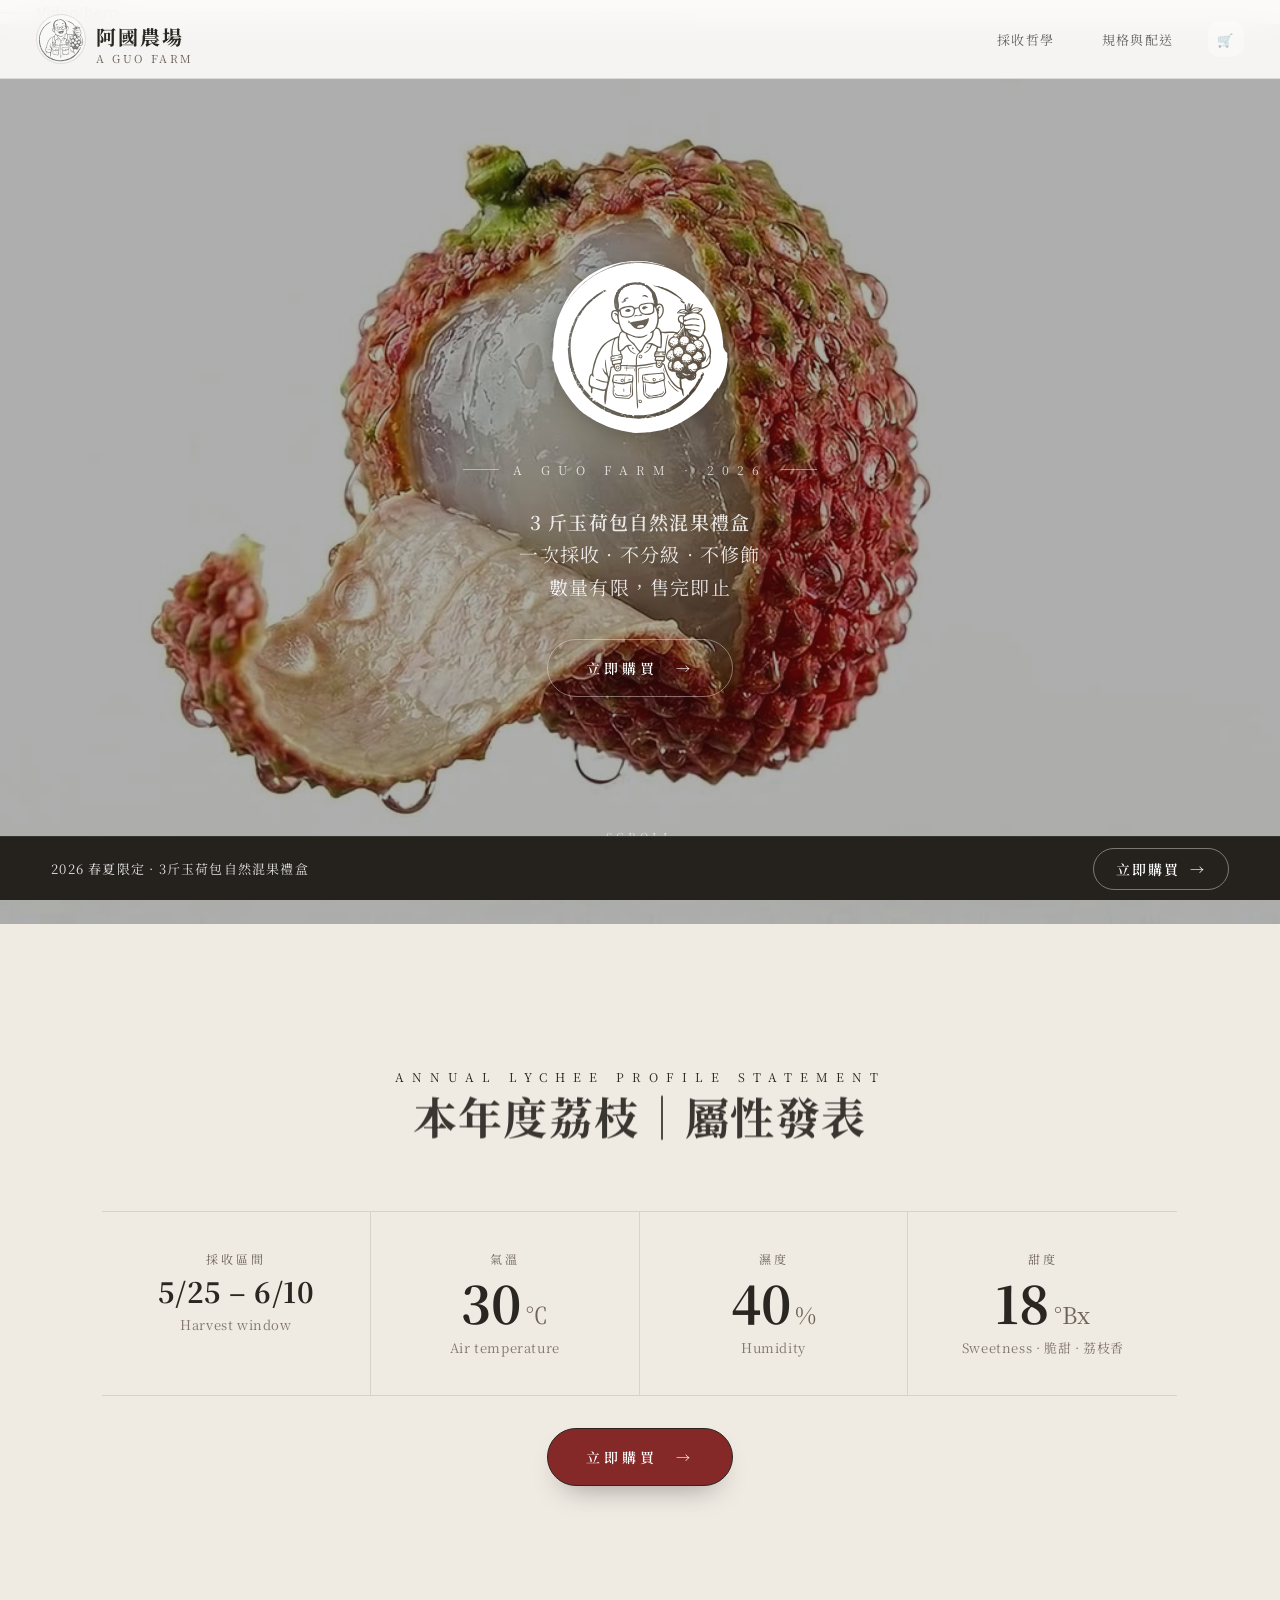
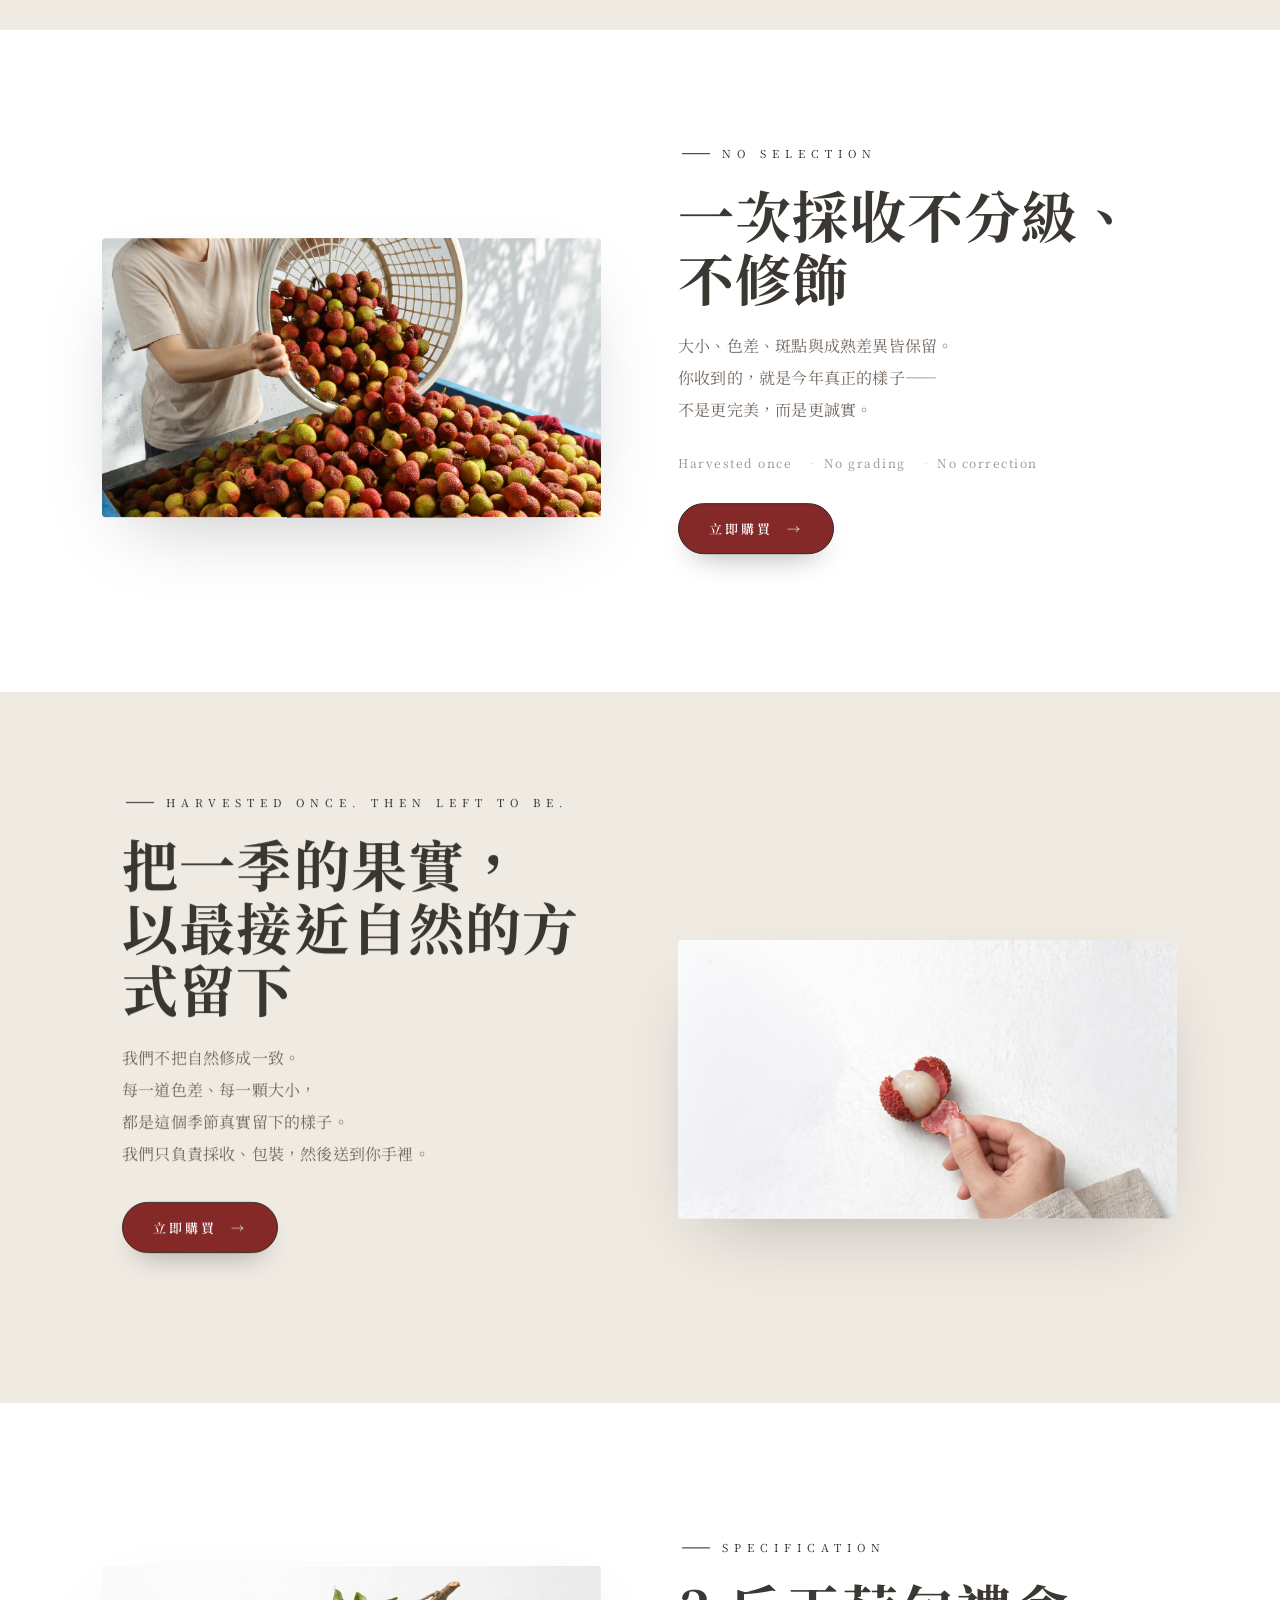
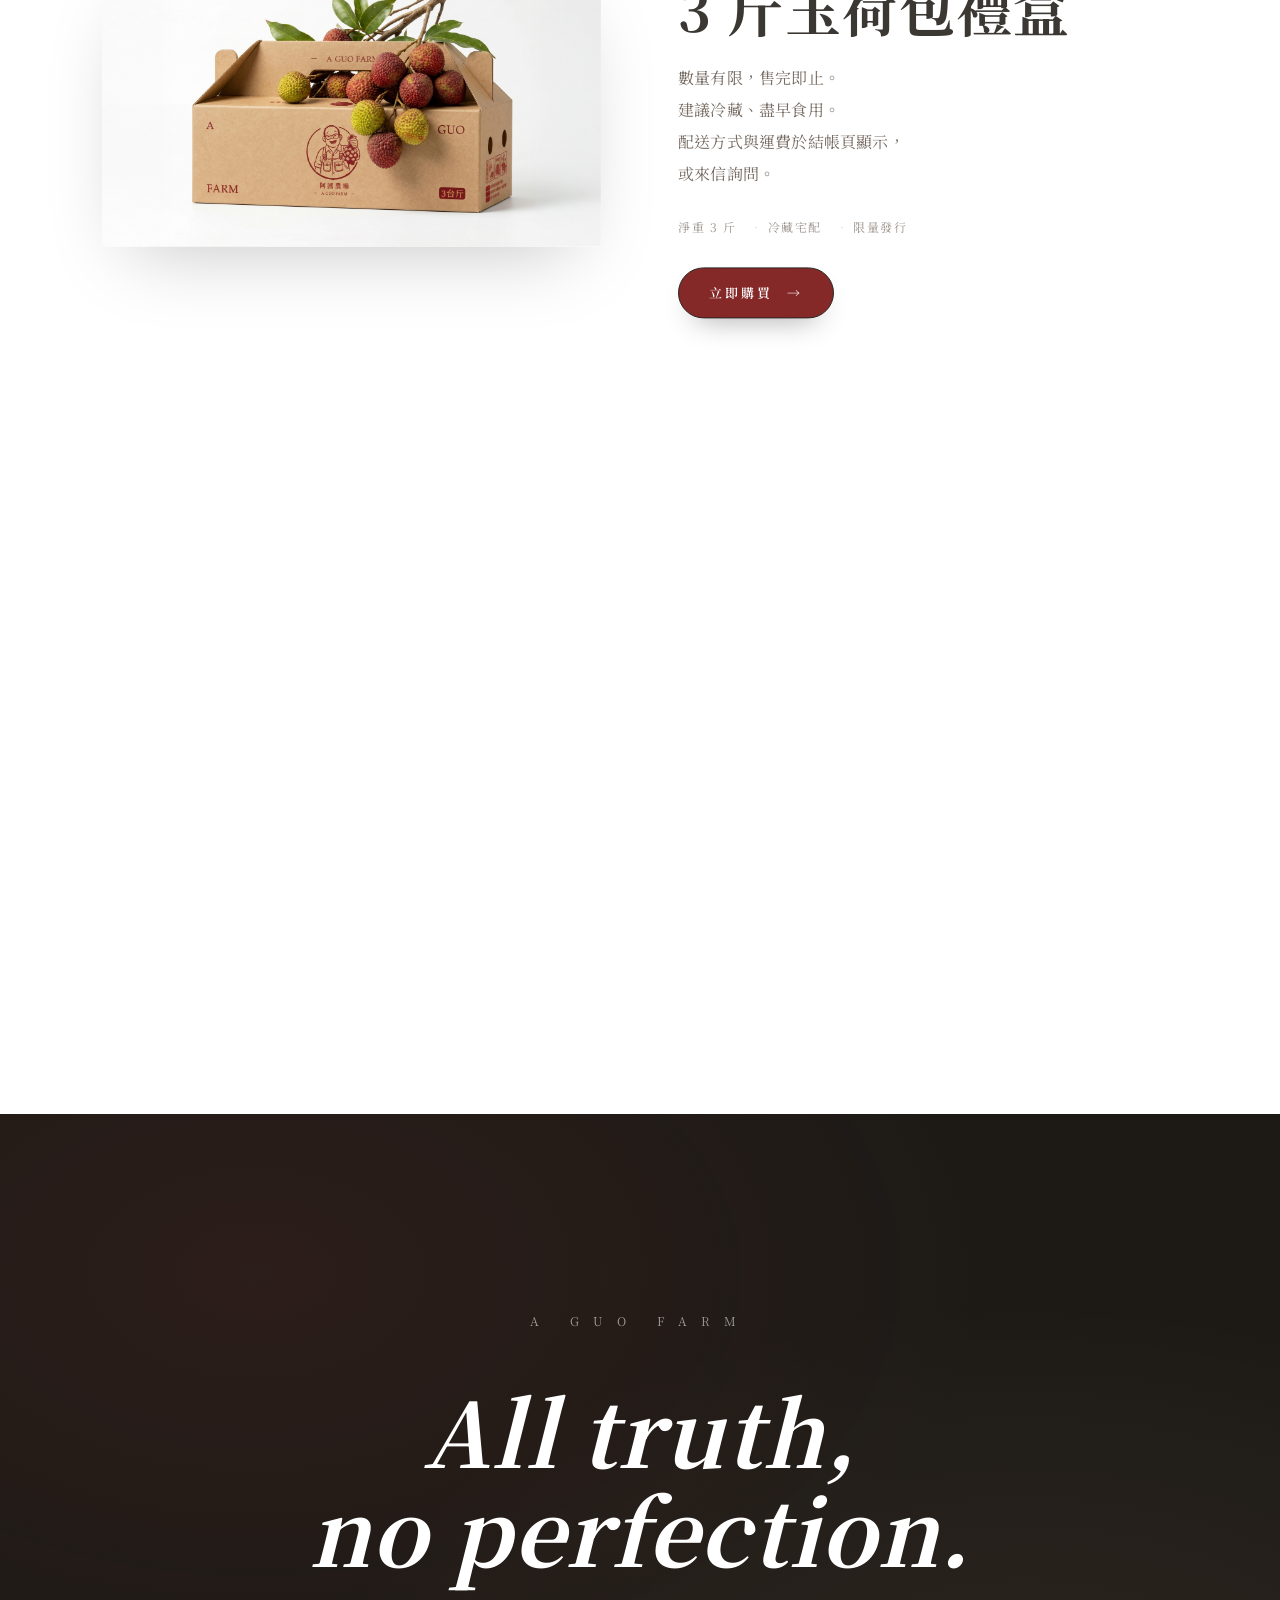
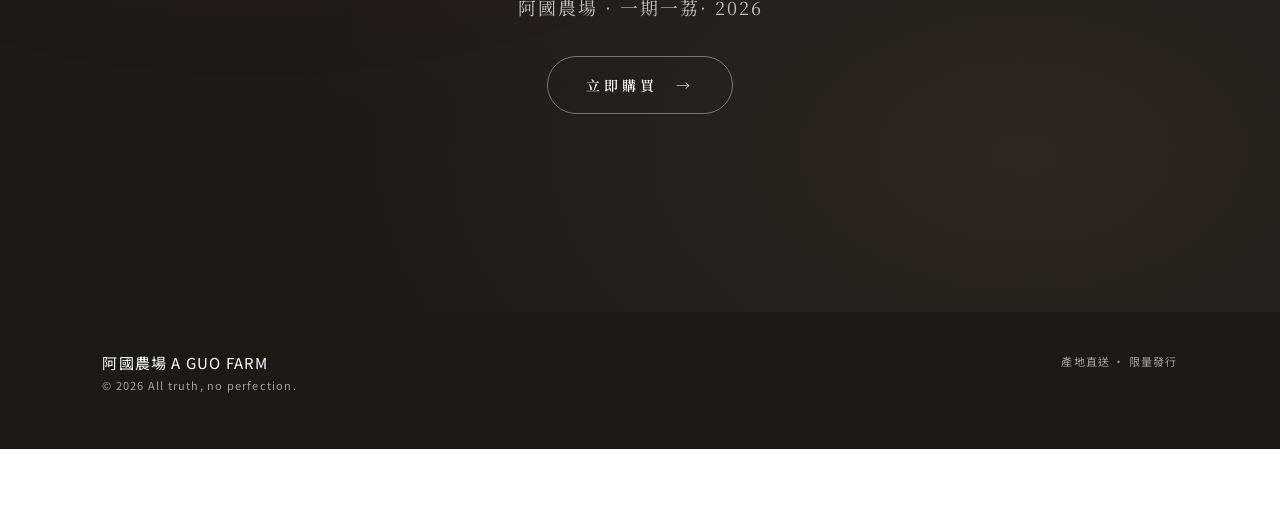
<file: index.html>
<!doctype html>
<html lang="zh-Hant">
<head>
  <meta charset="utf-8" />
  <meta name="viewport" content="width=device-width,initial-scale=1" />
  <title>阿國農場 A GUO FARM｜一期一荔 · 2026 玉荷包</title>
  <meta name="description" content="一次採收，不分級、不修飾。3 斤玉荷包自然混果禮盒，2026 春夏限定。" />
  <link rel="preconnect" href="https://fonts.googleapis.com" />
  <link rel="preconnect" href="https://fonts.gstatic.com" crossorigin />
  <link href="https://fonts.googleapis.com/css2?family=Noto+Sans+TC:wght@400;500;700&family=Noto+Serif+TC:wght@400;600;700&display=swap" rel="stylesheet" />
  <link rel="stylesheet" href="css/variables.css" />
  <link rel="stylesheet" href="css/base.css" />
  <link rel="stylesheet" href="css/layout.css" />
  <link rel="stylesheet" href="css/components.css" />
  <link rel="stylesheet" href="css/landing.css" />
</head>
<body class="landing">

  <header>
    <div class="header-brand">
      <a href="index.html" class="brand">
        <div class="mark" aria-hidden="true"><img src="images/logo/logo.svg" alt="阿國農場" /></div>
        <div class="name">
          <b>阿國農場</b>
          <small>A GUO FARM</small>
        </div>
      </a>
    </div>

    <nav>
      <button type="button" class="hamburger-btn" aria-label="開啟選單" aria-expanded="false" aria-controls="nav-overlay">
        <span></span><span></span><span></span>
      </button>
      <!-- <a href="#profile">本年度屬性</a> -->
      <a href="#story">採收哲學</a>
      <a href="#spec">規格與配送</a>
      <div class="nav-right">
        <a href="https://s.ccat.com.tw/18714" class="cart-link" target="_blank" rel="noopener" aria-label="前往訂購"><span aria-hidden="true">🛒</span></a>
      </div>
    </nav>
  </header>

  <div class="nav-overlay" id="nav-overlay" aria-hidden="true">
    <!-- <a href="#profile">本年度屬性</a> -->
    <a href="#story">採收哲學</a>
    <a href="#spec">規格與配送</a>
  </div>

  <main>
    ── Video hero ───────────────────────────────────
     
    <section class="video-hero " id="top">
      
      <video class="video-hero__video" autoplay muted loop playsinline preload="auto" poster="04_mp4/frame_001.jpg">
        <source src="04_mp4/lychee_Video__.mp4" type="video/mp4" />
      </video>
      
      <div class="video-hero__veil" style="    position: absolute;    inset: 0; background: rgba(20, 20, 20, 0.4);    z-index: 1;    pointer-events: none;  "></div>
      <div class="video-hero__copy">
        <div class="video-hero__logo" aria-hidden="true">
          <img src="images/logo/logo2.svg" alt="阿國農場" />
        </div>
        <span class="video-hero__eyebrow">A GUO FARM · 2026</span>
        <!-- <h1 class="video-hero__title"> -->
          <!-- <span class="row">一期一荔</span>
          <span class="row accent">This season only.</span> -->
        <!-- </h1> -->
        <p class="video-hero__sub">
          <strong>3 斤玉荷包自然混果禮盒</strong><br />
          一次採收 · 不分級 · 不修飾<br />
          數量有限，售完即止
        </p>
        <a class ="cta  cta--ghost cta--lg  " href="https://s.ccat.com.tw/18714" target="_blank" rel="noopener" >立即購買</a>
      </div>
      <div class="scroll-cue" aria-hidden="true" >scroll</div>
    </section>

    <!-- ── Annual profile statement ───────────────────── -->
    <section class="profile reveal" id="profile">
      <p class="profile__eyebrow">Annual Lychee Profile Statement</p>
      <h2 class="profile__title">本年度荔枝｜屬性發表</h2>
      <div class="profile__grid reveal-stagger">
        <div class="profile__stat profile__stat--text">
          <span class="profile__stat-label">採收區間</span>
          <span class="profile__stat-value" id="weather-date">--/--</span>
          <span class="profile__stat-sub">Harvest window</span>
        </div>
        <div class="profile__stat">
          <span class="profile__stat-label">氣溫</span>
          <span class="profile__stat-value"><span id="weather-temp">0</span><span class="profile__stat-unit">℃</span></span>
          <span class="profile__stat-sub">Air temperature</span>
        </div>
        <div class="profile__stat">
          <span class="profile__stat-label">濕度</span>
          <span class="profile__stat-value"><span id="weather-humidity">0</span><span class="profile__stat-unit">%</span></span>
          <span class="profile__stat-sub">Humidity</span>
        </div>
        <div class="profile__stat">
          <span class="profile__stat-label">甜度</span>
          <span class="profile__stat-value">18<span class="profile__stat-unit">°Bx</span></span>
          <span class="profile__stat-sub">Sweetness · 脆甜 · 荔枝香</span>
        </div>
      </div>
      <a class ="cta cta--lg  " href="https://s.ccat.com.tw/18714" target="_blank" rel="noopener" >立即購買</a>

    </section>

    <!-- ── Stage 1: 不分級不修飾 ────────────────────────── -->
    <section class="stage reveal" id="story">

      <div class="stage__media">
        <img src="images/Slider/slide-3.jpg" alt="一次採收的玉荷包" />
      </div>
      
      <div class="stage__copy">
        <p class="stage__eyebrow">No selection</p>
        <h2 class="stage__title">一次採收不分級、不修飾</h2>
        <p class="stage__body">
          大小、色差、斑點與成熟差異皆保留。<br />
          你收到的，就是今年真正的樣子——<br />
          不是更完美，而是更誠實。
        </p>
        
        <div class="stage__meta">
          <span>Harvested once</span><span>No grading</span><span>No correction</span>
        </div>
        <a class="cta" href="https://s.ccat.com.tw/18714" target="_blank" rel="noopener">立即購買</a>
      </div>
    </section>

    <!-- ── Stage 2: Harvested once. Then left to be. ─── -->
    <section class="stage stage--reverse stage--tinted reveal">
      <div class="stage__media">
        <img src="images/Slider/slide-2.jpg" alt="自然成熟的果實" />
      </div>
      <div class="stage__copy">
        <p class="stage__eyebrow">Harvested once. Then left to be.</p>
        <h2 class="stage__title">把一季的果實，<br />以最接近自然的方式留下</h2>
        <p class="stage__body">
          我們不把自然修成一致。<br />
          每一道色差、每一顆大小，<br />
          都是這個季節真實留下的樣子。<br />
          我們只負責採收、包裝，然後送到你手裡。
        </p>
        <a class="cta" href="https://s.ccat.com.tw/18714" target="_blank" rel="noopener">立即購買</a>
      </div>
    </section>

    <!-- ── Stage 3: 規格與配送 ─────────────────────────── -->
    <section class="stage reveal" id="spec">
      <div class="stage__media">
        <img src="images/Slider/slide-5.jpg" alt="禮盒包裝" />
      </div>
      <div class="stage__copy">
        <p class="stage__eyebrow">Specification</p>
        <h2 class="stage__title">3 斤玉荷包禮盒</h2>
        <p class="stage__body">
          數量有限，售完即止。<br />
          建議冷藏、盡早食用。<br />
          配送方式與運費於結帳頁顯示，<br />
          或來信詢問。
        </p>
        <div class="stage__meta">
          <span>淨重 3 斤</span><span>冷藏宅配</span><span>限量發行</span>
        </div>
        <a class="cta" href="https://s.ccat.com.tw/18714" target="_blank" rel="noopener">立即購買</a>
      </div>
    </section>

    <!-- ── Stage 4: 限量、季節 ────────────────────────── -->
    <section class="stage stage--reverse stage--dark reveal">
      <div class="stage__media">
        <img src="images/Slider/slide-4.jpg" alt="本季最後的果實" />
      </div>
      <div class="stage__copy">
        <p class="stage__eyebrow">This season only · Never again</p>
        <h2 class="stage__title">今年的荔枝，只屬於今年</h2>
        <p class="stage__body">
          一棵樹的好年壞年，<br />
          一個季節的雨多雨少，<br />
          都會寫進這一盒裡。<br /><br />
          錯過就是真的錯過。
        </p>
        <a class="cta cta--ghost" href="https://s.ccat.com.tw/18714" target="_blank" rel="noopener">立即購買</a>
      </div>
    </section>

    <!-- ── Closing manifesto ────────────────────────────── -->
    <section class="closing reveal">
      <p class="closing__mark">A GUO FARM</p>
      <h2 class="closing__title">All truth,<br />no perfection.</h2>
      <p class="closing__sub">阿國農場 · 一期一荔· 2026</p>
      <a class="cta cta--ghost cta--lg cta--center" href="https://s.ccat.com.tw/18714" target="_blank" rel="noopener">立即購買</a>
    </section>

    <footer>
      <div class="footer-brand">
        <span class="text-zh">阿國農場 A GUO FARM</span>
        <span class="text-en">© <span id="y"></span> All truth, no perfection.</span>
      </div>
      <div>
        <span class="text-en">產地直送 · 限量發行</span>
      </div>
    </footer>
  </main>

  <!-- ── Sticky buy bar ───────────────────────────────── -->
  <a class="buy-bar" href="https://s.ccat.com.tw/18714" target="_blank" rel="noopener" aria-label="立即購買 2026 玉荷包">
    <span class="buy-bar__label">2026 春夏限定 · 3斤玉荷包自然混果禮盒</span>
    <span class="buy-bar__cta">
      <span>立即購買</span>
      <span class="buy-bar__cta-arrow" aria-hidden="true">→</span>
    </span>
  </a>

  <script src="js/main.js"></script>
  <script src="js/landing.js"></script>
  <script src="js/weather-pills.js"></script>
</body>
</html>
</file>
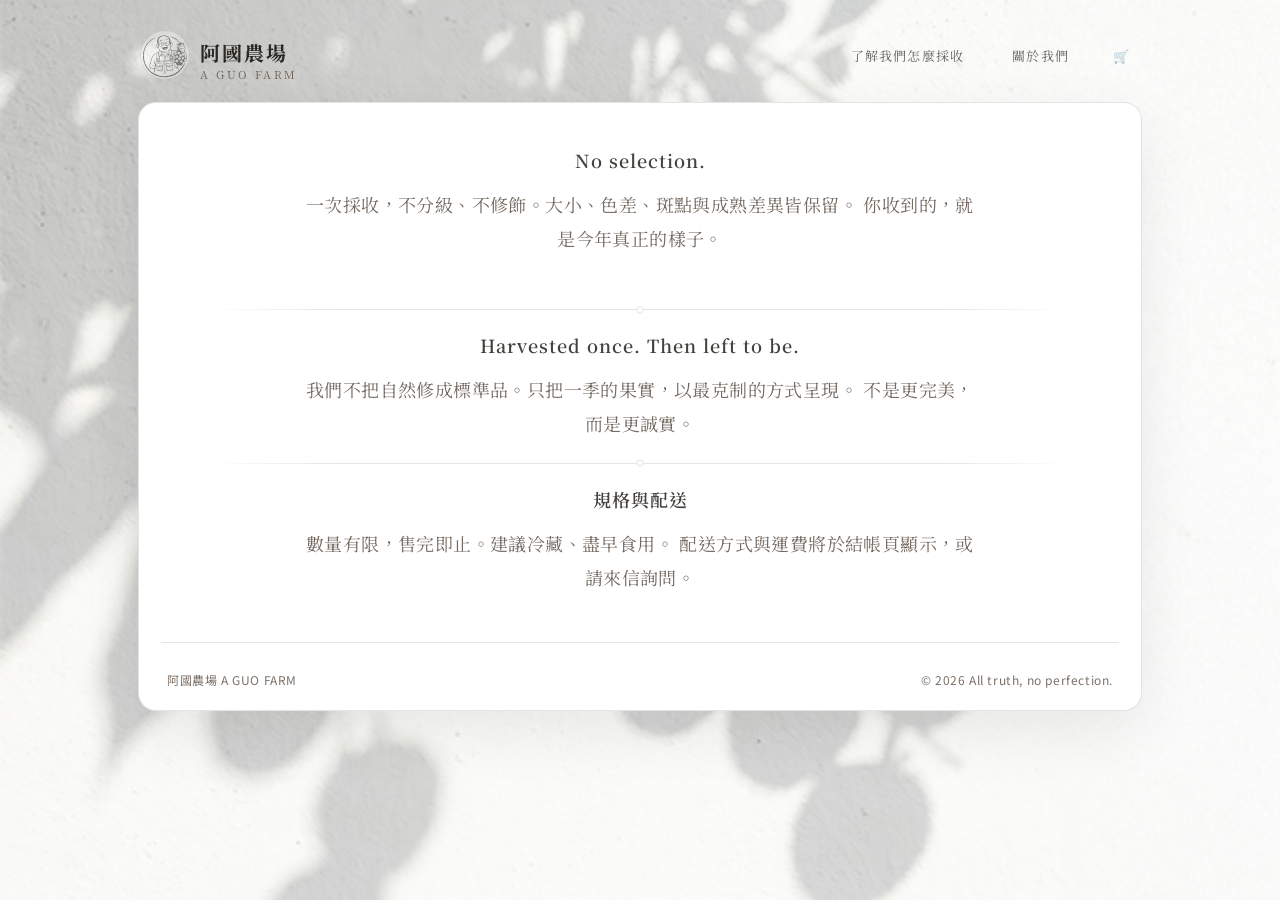
<file: pages/about.html>
<!doctype html>
<html lang="zh-Hant">
<head>
  <meta charset="utf-8" />
  <meta name="viewport" content="width=device-width,initial-scale=1" />
  <title>關於我們 - 阿國農場 A GUO FARM</title>
  <link rel="preconnect" href="https://fonts.googleapis.com" />
  <link rel="preconnect" href="https://fonts.gstatic.com" crossorigin />
  <link href="https://fonts.googleapis.com/css2?family=Noto+Sans+TC:wght@400;500;700&family=Noto+Serif+TC:wght@400;600;700&display=swap" rel="stylesheet" />
  <link rel="stylesheet" href="../css/variables.css" />
  <link rel="stylesheet" href="../css/base.css" />
  <link rel="stylesheet" href="../css/layout.css" />
  <link rel="stylesheet" href="../css/components.css" />
  <link rel="stylesheet" href="../css/responsive.css" />
</head>
<body>
  <div class="wrap">
    <header>
      <div class="header-brand">
        <a href="../index.html" class="brand">
          <div class="mark" aria-hidden="true"><img src="../images/logo/logo.svg" alt="阿國農場" /></div>
          <div class="name">
            <b>阿國農場</b>
            <small>A GUO FARM</small>
          </div>
        </a>
      </div>

      <nav>
        <button type="button" class="hamburger-btn" aria-label="開啟選單" aria-expanded="false" aria-controls="nav-overlay">
          <span></span><span></span><span></span>
        </button>
        <a href="about.html#method">了解我們怎麼採收</a>
        <a href="about.html#about">關於我們</a>
        <div class="nav-right">
          <a href="../index.html" class="home-link" aria-label="回首頁"><span aria-hidden="true">⌂</span></a>
          <a href="https://s.ccat.com.tw/18714" class="cart-link" target="_blank" rel="noopener" aria-label="前往訂購"><span aria-hidden="true">🛒</span></a>
        </div>
      </nav>
    </header>

    <div class="nav-overlay" id="nav-overlay" aria-hidden="true">
      <a href="about.html#method">了解我們怎麼採收</a>
      <a href="about.html#about">關於我們</a>
    </div>

    <main class="panel">
      <section class="section" id="method">
        <h2>No selection.</h2>
        <p>
          一次採收，不分級、不修飾。大小、色差、斑點與成熟差異皆保留。
          你收到的，就是今年真正的樣子。
        </p>

        <div class="spec" aria-label="spec pills">
          <div class="row">
                </div>
        </div>
      </section>

      <div class="divider"></div>

      <section class="section" id="about">
        <h2>Harvested once. Then left to be.</h2>
        <p>
          我們不把自然修成標準品。只把一季的果實，以最克制的方式呈現。
          不是更完美，而是更誠實。
        </p>
      </section>

      <div class="divider"></div>

      <section class="section">
        <h2>規格與配送</h2>
        <p>
          數量有限，售完即止。建議冷藏、盡早食用。
          配送方式與運費將於結帳頁顯示，或請來信詢問。
        </p>
      </section>

      <footer>
        <div>阿國農場 A GUO FARM</div>
        <div>© <span id="y"></span> All truth, no perfection.</div>
      </footer>
    </main>
  </div>

  <script src="../js/cart.js"></script>
  <script src="../js/main.js"></script>
  <script>
    if (window.updateHeaderCartCount) updateHeaderCartCount();
  </script>
</body>
</html>
</file>
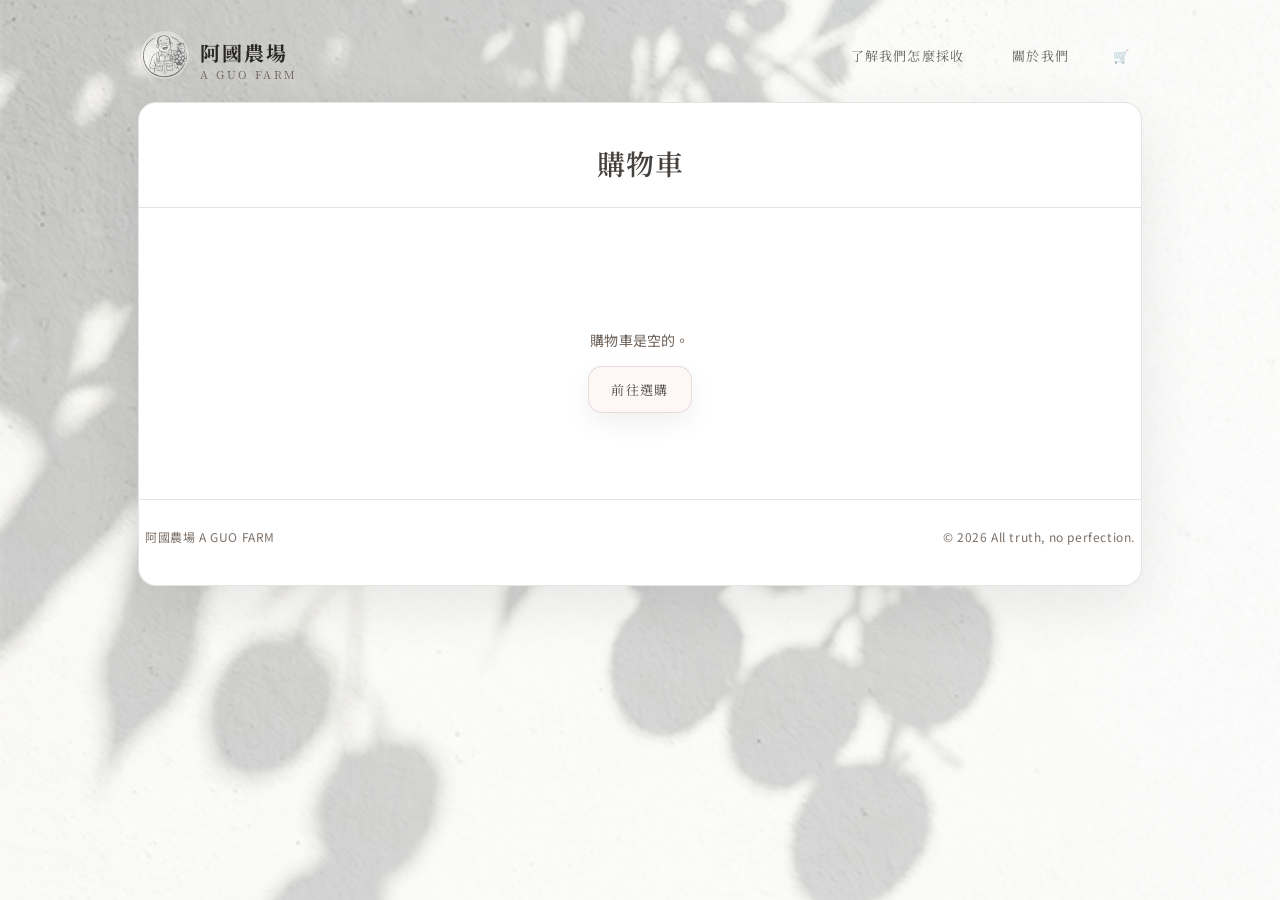
<file: pages/cart.html>
<!doctype html>
<html lang="zh-Hant">
<head>
  <meta charset="utf-8" />
  <meta name="viewport" content="width=device-width,initial-scale=1" />
  <title>購物車 - 阿國農場 A GUO FARM</title>
  <link rel="preconnect" href="https://fonts.googleapis.com" />
  <link rel="preconnect" href="https://fonts.gstatic.com" crossorigin />
  <link href="https://fonts.googleapis.com/css2?family=Noto+Sans+TC:wght@400;500;700&family=Noto+Serif+TC:wght@400;600;700&display=swap" rel="stylesheet" />
  <link rel="stylesheet" href="../css/variables.css" />
  <link rel="stylesheet" href="../css/base.css" />
  <link rel="stylesheet" href="../css/layout.css" />
  <link rel="stylesheet" href="../css/components.css" />
  <link rel="stylesheet" href="../css/pages/cart.css" />
  <link rel="stylesheet" href="../css/responsive.css" />
</head>
<body>
  <div class="wrap cart-page">
    <header>
      <div class="header-brand">
        <a href="../index.html" class="brand">
          <div class="mark" aria-hidden="true"><img src="../images/logo/logo.svg" alt="阿國農場" /></div>
          <div class="name">
            <b>阿國農場</b>
            <small>A GUO FARM</small>
          </div>
        </a>
      </div>

      <nav>
        <button type="button" class="hamburger-btn" aria-label="開啟選單" aria-expanded="false" aria-controls="nav-overlay">
          <span></span><span></span><span></span>
        </button>
        <a href="about.html#method">了解我們怎麼採收</a>
        <a href="about.html#about">關於我們</a>
        <div class="nav-right">
          <a href="../index.html" class="home-link" aria-label="回首頁"><span aria-hidden="true">⌂</span></a>
          <a href="https://s.ccat.com.tw/18714" class="cart-link" target="_blank" rel="noopener" aria-label="前往訂購"><span aria-hidden="true">🛒</span></a>
        </div>
      </nav>
    </header>

    <div class="nav-overlay" id="nav-overlay" aria-hidden="true">
      <a href="about.html#method">了解我們怎麼採收</a>
      <a href="about.html#about">關於我們</a>
    </div>

    <main class="panel">
      <div class="cart-title">
        <h1>購物車</h1>
      </div>

      <div id="cart-list" class="cart-list">
        <!-- Filled by JS -->
      </div>

      <div id="cart-empty" class="cart-empty" style="display:none">
        <p>購物車是空的。</p>
        <div class="btns" style="margin-top:16px">
          <a class="btn" href="products.html">前往選購</a>
        </div>
      </div>

      <div id="cart-summary" class="cart-summary" style="display:none">
        <div class="row total">
          <span>合計</span>
          <span id="cart-total-amount">NT$ 0</span>
        </div>
        <div class="btns">
          <a class="btn" href="products.html">繼續選購</a>
          <a class="btn" href="checkout.html">前往結帳</a>
        </div>
      </div>

      <footer>
        <div>阿國農場 A GUO FARM</div>
        <div>© <span id="y"></span> All truth, no perfection.</div>
      </footer>
    </main>
  </div>

  <script src="../js/cart.js"></script>
  <script src="../js/main.js"></script>
  <script>
    (function () {
      function renderCart() {
        var cart = getCart();
        var listEl = document.getElementById("cart-list");
        var emptyEl = document.getElementById("cart-empty");
        var summaryEl = document.getElementById("cart-summary");
        var totalEl = document.getElementById("cart-total-amount");

        if (!listEl) return;

        if (cart.length === 0) {
          listEl.innerHTML = "";
          if (emptyEl) emptyEl.style.display = "block";
          if (summaryEl) summaryEl.style.display = "none";
          return;
        }

        if (emptyEl) emptyEl.style.display = "none";
        if (summaryEl) summaryEl.style.display = "block";
        if (totalEl) totalEl.textContent = "NT$ " + Math.round(getCartTotalAmount());

        listEl.innerHTML = cart.map(function (item) {
          var thumb = item.image
            ? '<img src="../' + item.image + '" alt="" />'
            : '<div class="placeholder"></div>';
          var sub = (item.price || 0) * (item.qty || 1);
          return (
            '<div class="cart-item" data-id="' + item.id + '">' +
              '<div class="thumb">' + thumb + '</div>' +
              '<div class="info">' +
                '<p class="name">' + (item.name || "") + '</p>' +
                '<p class="price">NT$ ' + item.price + ' / 件</p>' +
                '<div class="qty-wrap">' +
                  '<button type="button" class="qty-minus" aria-label="減少">−</button>' +
                  '<span>' + (item.qty || 1) + '</span>' +
                  '<button type="button" class="qty-plus" aria-label="增加">+</button>' +
                '</div>' +
              '</div>' +
              '<div class="subtotal">NT$ ' + Math.round(sub) + '</div>' +
              '<button type="button" class="remove">移除</button>' +
            '</div>'
          );
        }).join("");

        listEl.querySelectorAll(".qty-minus").forEach(function (btn) {
          btn.addEventListener("click", function () {
            var row = this.closest(".cart-item");
            var id = row.getAttribute("data-id");
            var current = getCart();
            var item = current.find(function (i) { return i.id === id; });
            if (item) {
              var q = Math.max(1, (item.qty || 1) - 1);
              updateCartQty(id, q);
              renderCart();
            }
          });
        });
        listEl.querySelectorAll(".qty-plus").forEach(function (btn) {
          btn.addEventListener("click", function () {
            var row = this.closest(".cart-item");
            var id = row.getAttribute("data-id");
            var current = getCart();
            var item = current.find(function (i) { return i.id === id; });
            if (item) {
              updateCartQty(id, (item.qty || 1) + 1);
              renderCart();
            }
          });
        });
        listEl.querySelectorAll(".remove").forEach(function (btn) {
          btn.addEventListener("click", function () {
            var row = this.closest(".cart-item");
            removeFromCart(row.getAttribute("data-id"));
            renderCart();
          });
        });
      }

      if (window.addEventListener) {
        window.addEventListener("cartUpdated", renderCart);
      }
      renderCart();
    })();
    if (window.updateHeaderCartCount) updateHeaderCartCount();
  </script>
</body>
</html>
</file>
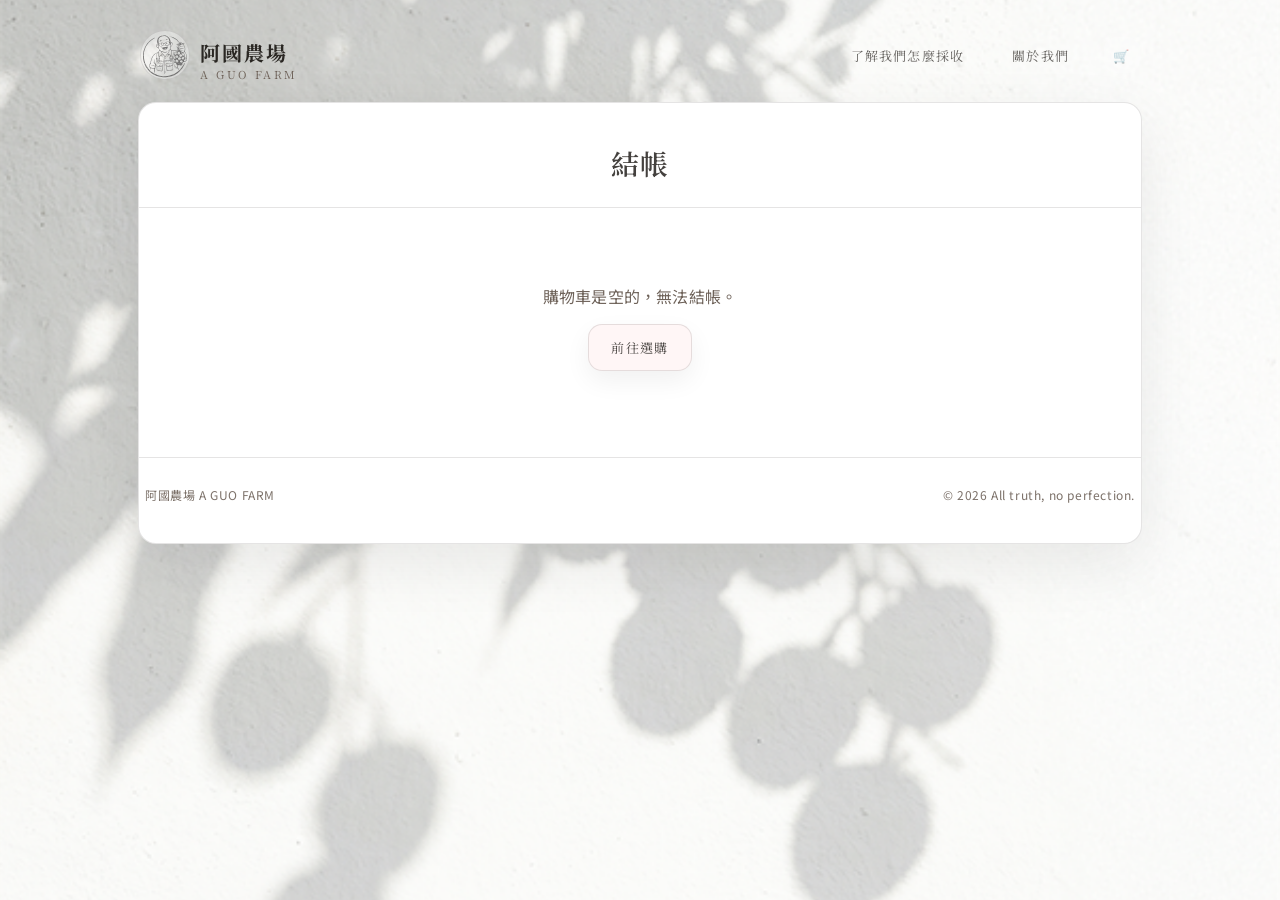
<file: pages/checkout.html>
<!doctype html>
<html lang="zh-Hant">
<head>
  <meta charset="utf-8" />
  <meta name="viewport" content="width=device-width,initial-scale=1" />
  <title>結帳 - 阿國農場 A GUO FARM</title>
  <link rel="preconnect" href="https://fonts.googleapis.com" />
  <link rel="preconnect" href="https://fonts.gstatic.com" crossorigin />
  <link href="https://fonts.googleapis.com/css2?family=Noto+Sans+TC:wght@400;500;700&family=Noto+Serif+TC:wght@400;600;700&display=swap" rel="stylesheet" />
  <link rel="stylesheet" href="../css/variables.css" />
  <link rel="stylesheet" href="../css/base.css" />
  <link rel="stylesheet" href="../css/layout.css" />
  <link rel="stylesheet" href="../css/components.css" />
  <link rel="stylesheet" href="../css/pages/checkout.css" />
  <link rel="stylesheet" href="../css/responsive.css" />
</head>
<body>
  <div class="wrap checkout-page">
    <header>
      <div class="header-brand">
        <a href="../index.html" class="brand">
          <div class="mark" aria-hidden="true"><img src="../images/logo/logo.svg" alt="阿國農場" /></div>
          <div class="name">
            <b>阿國農場</b>
            <small>A GUO FARM</small>
          </div>
        </a>
      </div>

      <nav>
        <button type="button" class="hamburger-btn" aria-label="開啟選單" aria-expanded="false" aria-controls="nav-overlay">
          <span></span><span></span><span></span>
        </button>
        <a href="about.html#method">了解我們怎麼採收</a>
        <a href="about.html#about">關於我們</a>
        <div class="nav-right">
          <a href="../index.html" class="home-link" aria-label="回首頁"><span aria-hidden="true">⌂</span></a>
          <a href="https://s.ccat.com.tw/18714" class="cart-link" target="_blank" rel="noopener" aria-label="前往訂購"><span aria-hidden="true">🛒</span></a>
        </div>
      </nav>
    </header>

    <div class="nav-overlay" id="nav-overlay" aria-hidden="true">
      <a href="about.html#method">了解我們怎麼採收</a>
      <a href="about.html#about">關於我們</a>
    </div>

    <main class="panel">
      <div class="checkout-title">
        <h1>結帳</h1>
      </div>

      <div id="checkout-empty" style="display:none;text-align:center;padding:60px 22px;color:var(--muted)">
        <p>購物車是空的，無法結帳。</p>
        <div class="btns" style="margin-top:16px">
          <a class="btn" href="products.html">前往選購</a>
        </div>
      </div>

      <div id="checkout-content" style="display:none">
        <form class="checkout-form" id="checkout-form" novalidate>
          <div class="field">
            <label for="name">收件人姓名 <span class="required">*</span></label>
            <input type="text" id="name" name="name" required placeholder="請填寫姓名" />
            <div class="error" id="err-name" role="alert"></div>
          </div>
          <div class="field">
            <label for="phone">聯絡電話 <span class="required">*</span></label>
            <input type="tel" id="phone" name="phone" required placeholder="請填寫電話" />
            <div class="error" id="err-phone" role="alert"></div>
          </div>
          <div class="field">
            <label for="address">收件地址 <span class="required">*</span></label>
            <input type="text" id="address" name="address" required placeholder="請填寫完整地址" />
            <div class="error" id="err-address" role="alert"></div>
          </div>
          <div class="field">
            <label for="note">備註</label>
            <textarea id="note" name="note" placeholder="選填"></textarea>
          </div>
          <div class="btns">
            <a class="btn" href="cart.html">返回購物車</a>
            <button type="submit" class="btn">送出訂單</button>
          </div>
        </form>

        <div class="checkout-summary">
          <div class="row total">
            <span>訂單合計</span>
            <span id="checkout-total-amount">NT$ 0</span>
          </div>
        </div>
      </div>

      <footer>
        <div>阿國農場 A GUO FARM</div>
        <div>© <span id="y"></span> All truth, no perfection.</div>
      </footer>
    </main>
  </div>

  <script src="../js/cart.js"></script>
  <script src="../js/main.js"></script>
  <script>
    (function () {
      var emptyEl = document.getElementById("checkout-empty");
      var contentEl = document.getElementById("checkout-content");
      var totalEl = document.getElementById("checkout-total-amount");
      var form = document.getElementById("checkout-form");

      if (getCart().length === 0) {
        if (emptyEl) emptyEl.style.display = "block";
        if (contentEl) contentEl.style.display = "none";
      } else {
        if (emptyEl) emptyEl.style.display = "none";
        if (contentEl) contentEl.style.display = "block";
        if (totalEl) totalEl.textContent = "NT$ " + Math.round(getCartTotalAmount());
      }

      if (form) {
        form.addEventListener("submit", function (e) {
          e.preventDefault();
          var name = document.getElementById("name");
          var phone = document.getElementById("phone");
          var address = document.getElementById("address");
          var errName = document.getElementById("err-name");
          var errPhone = document.getElementById("err-phone");
          var errAddress = document.getElementById("err-address");
          var valid = true;
          if (errName) errName.textContent = "";
          if (errPhone) errPhone.textContent = "";
          if (errAddress) errAddress.textContent = "";

          if (!name || !name.value.trim()) {
            if (errName) errName.textContent = "請填寫收件人姓名";
            valid = false;
          }
          if (!phone || !phone.value.trim()) {
            if (errPhone) errPhone.textContent = "請填寫聯絡電話";
            valid = false;
          }
          if (!address || !address.value.trim()) {
            if (errAddress) errAddress.textContent = "請填寫收件地址";
            valid = false;
          }
          if (!valid) return;

          var payload = {
            name: name.value.trim(),
            phone: phone.value.trim(),
            address: address.value.trim(),
            note: (document.getElementById("note") && document.getElementById("note").value) || "",
            items: getCart(),
            total: getCartTotalAmount()
          };
          console.log("Submit order (mock):", payload);
          alert("已收到您的訂單（目前為模擬送出）。\n之後可串接後端或金流。");
          setCart([]);
          if (window.updateHeaderCartCount) updateHeaderCartCount();
          window.location.href = "products.html";
        });
      }
    })();
    if (window.updateHeaderCartCount) updateHeaderCartCount();
  </script>
</body>
</html>
</file>
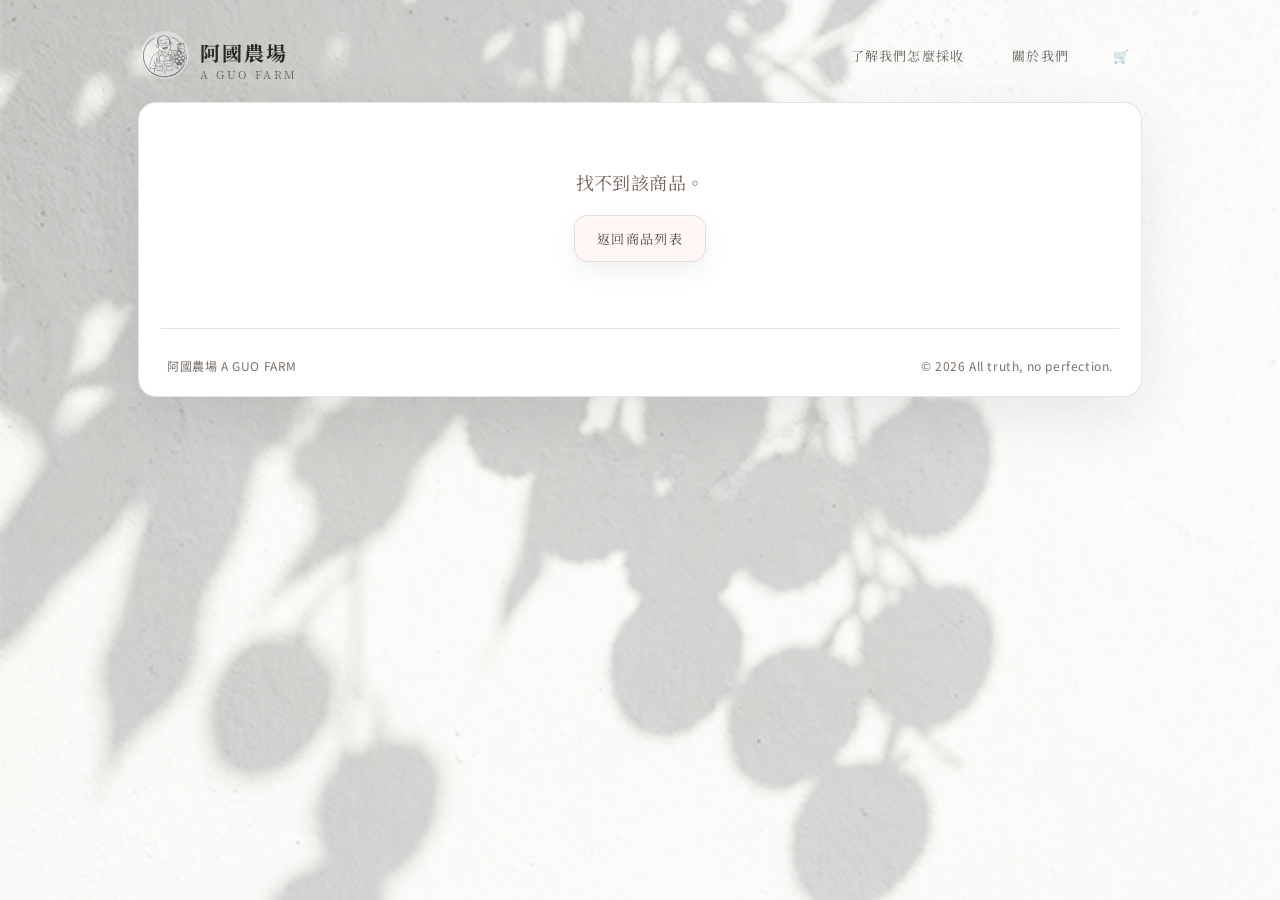
<file: pages/product-detail.html>
<!doctype html>
<html lang="zh-Hant">
<head>
  <meta charset="utf-8" />
  <meta name="viewport" content="width=device-width,initial-scale=1" />
  <title>商品詳情 - 阿國農場 A GUO FARM</title>
  <link rel="preconnect" href="https://fonts.googleapis.com" />
  <link rel="preconnect" href="https://fonts.gstatic.com" crossorigin />
  <link href="https://fonts.googleapis.com/css2?family=Noto+Sans+TC:wght@400;500;700&family=Noto+Serif+TC:wght@400;600;700&display=swap" rel="stylesheet" />
  <link rel="stylesheet" href="../css/variables.css" />
  <link rel="stylesheet" href="../css/base.css" />
  <link rel="stylesheet" href="../css/layout.css" />
  <link rel="stylesheet" href="../css/components.css" />
  <link rel="stylesheet" href="../css/pages/product-list.css" />
  <link rel="stylesheet" href="../css/responsive.css" />
</head>
<body>
  <div class="wrap">
    <header>
      <div class="header-brand">
        <a href="../index.html" class="brand">
          <div class="mark" aria-hidden="true"><img src="../images/logo/logo.svg" alt="阿國農場" /></div>
          <div class="name">
            <b>阿國農場</b>
            <small>A GUO FARM</small>
          </div>
        </a>
      </div>

      <nav>
        <button type="button" class="hamburger-btn" aria-label="開啟選單" aria-expanded="false" aria-controls="nav-overlay">
          <span></span><span></span><span></span>
        </button>
        <a href="about.html#method">了解我們怎麼採收</a>
        <a href="about.html#about">關於我們</a>
        <div class="nav-right">
          <a href="../index.html" class="home-link" aria-label="回首頁"><span aria-hidden="true">⌂</span></a>
          <a href="https://s.ccat.com.tw/18714" class="cart-link" target="_blank" rel="noopener" aria-label="前往訂購"><span aria-hidden="true">🛒</span></a>
        </div>
      </nav>
    </header>

    <div class="nav-overlay" id="nav-overlay" aria-hidden="true">
      <a href="about.html#method">了解我們怎麼採收</a>
      <a href="about.html#about">關於我們</a>
    </div>

    <main class="panel" id="product-detail-main">
      <div class="section" style="padding-top:40px;padding-bottom:40px">
        <div id="product-detail-content">
          <p style="text-align:center;color:var(--muted)">載入中…</p>
        </div>
      </div>

      <footer>
        <div>阿國農場 A GUO FARM</div>
        <div>© <span id="y"></span> All truth, no perfection.</div>
      </footer>
    </main>
  </div>

  <script src="../js/cart.js"></script>
  <script src="../js/main.js"></script>
  <script src="../js/products.js"></script>
  <script>
    (function () {
      var params = new URLSearchParams(window.location.search);
      var id = params.get("id");
      var container = document.getElementById("product-detail-content");
      if (!container || typeof PRODUCTS === "undefined") return;

      var p = PRODUCTS.find(function (x) { return x.id === id; });
      if (!p) {
        container.innerHTML = "<p style='text-align:center;color:var(--muted)'>找不到該商品。</p><div class='btns' style='margin-top:16px'><a class='btn' href='products.html'>返回商品列表</a></div>";
        return;
      }

      var thumb = p.image
        ? '<img src="../' + p.image + '" alt="" style="width:100%;max-width:320px;border-radius:var(--radius);overflow:hidden;border:1px solid var(--line)" />'
        : '<div class="fruit" style="width:200px;height:200px;margin:0 auto"></div>';
      var specs = (p.specs || []).map(function (s) { return '<span class="pill">' + s + '</span>'; }).join("");

      var actionHtml = p.goUrl
        ? '<a class="btn" id="detail-buy-now" href="' + p.goUrl + '" target="_blank" rel="noopener">立即訂購</a>'
        : '<button type="button" class="btn" id="detail-add-cart" data-id="' + p.id + '" data-name="' + (p.name || '').replace(/"/g, "&quot;") + '" data-price="' + p.price + '" data-image="' + (p.image || '').replace(/"/g, "&quot;") + '">加入購物袋</button>';

      container.innerHTML =
        '<div style="max-width:680px;margin:0 auto;text-align:center">' +
          '<div style="margin-bottom:24px">' + thumb + '</div>' +
          '<h1 style="margin:0 0 8px;font-family:var(--serif);font-size:28px;letter-spacing:1px;color:rgba(42,39,35,.88)">' + p.name + '</h1>' +
          '<p style="margin:0 0 16px;font-size:18px;color:var(--muted)">NT$ ' + p.price + ' / ' + p.unit + '</p>' +
          (p.description ? '<p style="margin:0 0 20px;text-align:left;line-height:1.8;color:rgba(110,98,89,.95)">' + p.description + '</p>' : '') +
          (specs ? '<div class="spec"><div class="row">' + specs + '</div></div>' : '') +
          '<div class="btns" style="margin-top:28px">' +
            actionHtml +
            '<a class="btn" href="products.html">返回列表</a>' +
          '</div>' +
        '</div>';

      var addCartBtn = document.getElementById("detail-add-cart");
      if (addCartBtn) {
        addCartBtn.addEventListener("click", function () {
          var btn = this;
          addToCart(btn.getAttribute("data-id"), btn.getAttribute("data-name"), btn.getAttribute("data-price"), btn.getAttribute("data-image"), 1);
          if (window.updateHeaderCartCount) updateHeaderCartCount();
        });
      }

      document.title = p.name + " - 阿國農場 A GUO FARM";
    })();
    if (window.updateHeaderCartCount) updateHeaderCartCount();
  </script>
</body>
</html>
</file>
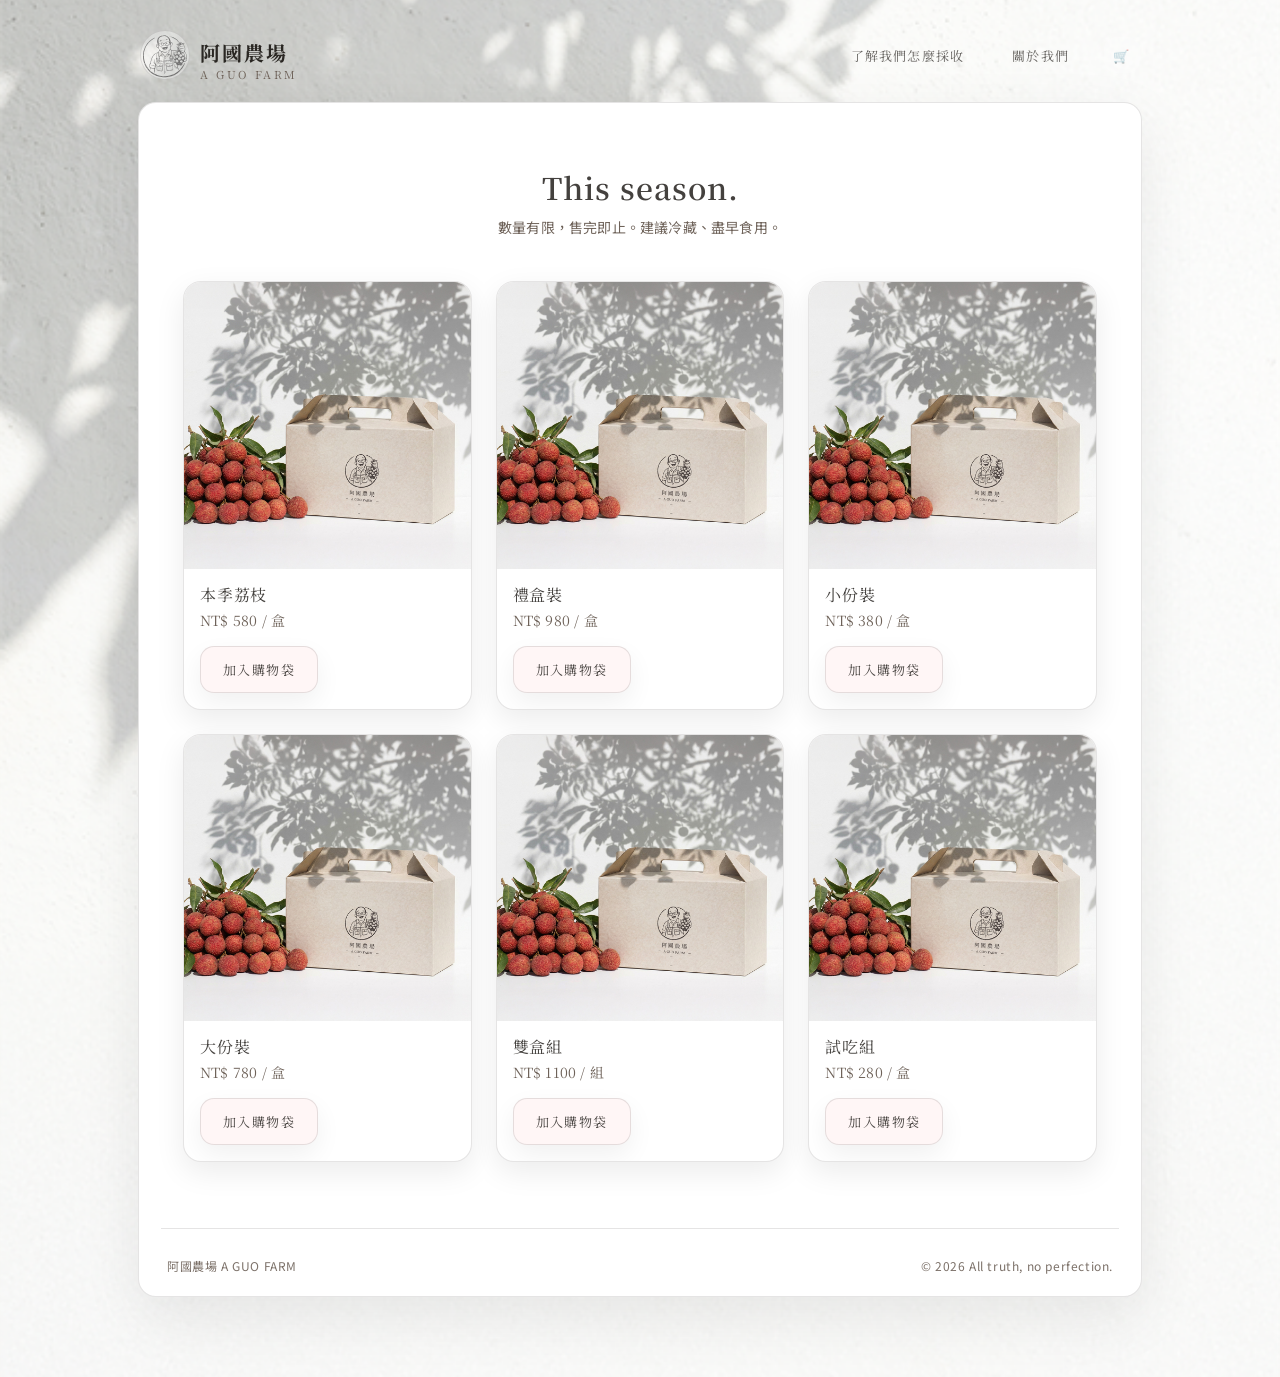
<file: pages/products.html>
<!doctype html>
<html lang="zh-Hant">
<head>
  <meta charset="utf-8" />
  <meta name="viewport" content="width=device-width,initial-scale=1" />
  <title>本季荔枝 - 阿國農場 A GUO FARM</title>
  <link rel="preconnect" href="https://fonts.googleapis.com" />
  <link rel="preconnect" href="https://fonts.gstatic.com" crossorigin />
  <link href="https://fonts.googleapis.com/css2?family=Noto+Sans+TC:wght@400;500;700&family=Noto+Serif+TC:wght@400;600;700&display=swap" rel="stylesheet" />
  <link rel="stylesheet" href="../css/variables.css" />
  <link rel="stylesheet" href="../css/base.css" />
  <link rel="stylesheet" href="../css/layout.css" />
  <link rel="stylesheet" href="../css/components.css" />
  <link rel="stylesheet" href="../css/pages/product-list.css" />
  <link rel="stylesheet" href="../css/responsive.css" />
</head>
<body>
  <div class="wrap">
    <header>
      <div class="header-brand">
        <a href="../index.html" class="brand">
          <div class="mark" aria-hidden="true"><img src="../images/logo/logo.svg" alt="阿國農場" /></div>
          <div class="name">
            <b>阿國農場</b>
            <small>A GUO FARM</small>
          </div>
        </a>
      </div>

      <nav>
        <button type="button" class="hamburger-btn" aria-label="開啟選單" aria-expanded="false" aria-controls="nav-overlay">
          <span></span><span></span><span></span>
        </button>
        <a href="about.html#method">了解我們怎麼採收</a>
        <a href="about.html#about">關於我們</a>
        <div class="nav-right">
          <a href="../index.html" class="home-link" aria-label="回首頁"><span aria-hidden="true">⌂</span></a>
          <a href="https://s.ccat.com.tw/18714" class="cart-link" target="_blank" rel="noopener" aria-label="前往訂購"><span aria-hidden="true">🛒</span></a>
        </div>
      </nav>
    </header>

    <div class="nav-overlay" id="nav-overlay" aria-hidden="true">
      <a href="about.html#method">了解我們怎麼採收</a>
      <a href="about.html#about">關於我們</a>
    </div>

    <main class="panel">
      <div class="page-title">
        <h1>This season.</h1>
        <p>數量有限，售完即止。建議冷藏、盡早食用。</p>
      </div>

      <div class="product-grid" id="product-grid">
        <!-- Filled by JS or static fallback -->
      </div>

      <footer>
        <div>阿國農場 A GUO FARM</div>
        <div>© <span id="y"></span> All truth, no perfection.</div>
      </footer>
    </main>
  </div>

  <script src="../js/cart.js"></script>
  <script src="../js/main.js"></script>
  <script src="../js/products.js"></script>
  <script>
    (function () {
      var grid = document.getElementById("product-grid");
      if (!grid || typeof PRODUCTS === "undefined") return;
      PRODUCTS.forEach(function (p) {
        var card = document.createElement("div");
        card.className = "product-card";
        var thumb = p.image
          ? '<img src="../' + p.image + '" alt="" loading="lazy" />'
          : '<div class="placeholder" aria-hidden="true"></div>';
        var actionHtml = p.goUrl
          ? '<a class="btn" href="' + p.goUrl + '" target="_blank" rel="noopener">立即訂購</a>'
          : '<button type="button" class="btn add-cart-btn" data-id="' + p.id + '" data-name="' + (p.name || '').replace(/"/g, "&quot;") + '" data-price="' + p.price + '" data-image="' + (p.image || '').replace(/"/g, "&quot;") + '">加入購物袋</button>';
        card.innerHTML =
          '<a href="product-detail.html?id=' + encodeURIComponent(p.id) + '">' +
            '<div class="thumb">' + thumb + '</div>' +
            '<p class="name">' + p.name + '</p>' +
            '<p class="price">NT$ ' + p.price + ' / ' + p.unit + '</p>' +
          '</a>' +
          '<div style="padding:0 16px 16px">' + actionHtml + '</div>';
        grid.appendChild(card);
      });
      grid.addEventListener("click", function (e) {
        var btn = e.target.closest(".add-cart-btn");
        if (!btn) return;
        addToCart(
          btn.getAttribute("data-id"),
          btn.getAttribute("data-name"),
          btn.getAttribute("data-price"),
          btn.getAttribute("data-image"),
          1
        );
        if (window.updateHeaderCartCount) updateHeaderCartCount();
      });
    })();
    if (window.updateHeaderCartCount) updateHeaderCartCount();
  </script>
</body>
</html>
</file>
<file: css/variables.css>
/* ============================================================================
   variables.css  ──  全站設計 TOKEN（顏色 / 字型 / 尺寸 / 動效）
   ----------------------------------------------------------------------------
   ★ 想調整任何顏色、字型、尺寸，請優先改這個檔案。
   ★ 改一個值，網站全部用到的地方都會跟著變。
   ★ 每個 token 下方都註明：
        Where → 出現在哪些檔案 / 哪些 class（給你定位修改影響範圍）
   ============================================================================ */

:root {

  /* ==========================================================================
     [1] 字型 FONTS
     ========================================================================== */

  /* --serif： 主標、按鈕、品牌字、英文 eyebrow 全部用這套襯線體
     Where → 幾乎所有文字標題 / .btn / nav / .stage__title / .closing__title
              出現在 layout.css, components.css, landing.css */
  --serif: "Noto Serif TC", "Songti TC", serif;

  /* --sans： body 預設無襯線字（也是 cart-count 數字字型）
     Where → base.css → body, layout.css → .cart-count */
  --sans: "Noto Sans TC", ui-sans-serif, system-ui, -apple-system,
          "PingFang TC", "Microsoft JhengHei", sans-serif;

  /* --song： 內文宋體（書本印刷感）
     Where → landing.css → .video-hero__sub, .stage__body, .closing__sub,
              .profile__stat-sub  ／  components.css → .section p */
  --song: "Noto Serif TC", "Songti TC", serif;


  /* ==========================================================================
     [2] 核心品牌色 BRAND COLORS（純色，最常需要調整）
     ========================================================================== */

  /* --paper：主紙張底色（明亮畫布、淺色區塊背景）
     Where → base.css → body 背景
              landing.css → body.landing, .stage（淺底）, .profile
              landing.css → header .brand .mark img 圖示底
              全站文字反白時的色（深底 section 上的字） */
  --paper: #ffffff;

  /* --paper-warm：奶咖色（侘寂石紙感，stage--tinted 用的）
     Where → landing.css → .stage--tinted（第 2 段大圖文）*/
  --paper-warm: #efeae2;

  /* --night：深咖色（晚色／結尾／footer／買購條的背景）
     Where → landing.css → .closing 背景、.stage--dark 背景
              landing.css → body.landing footer 背景
              landing.css → .buy-bar 背景（半透明後）
              landing.css → @media .nav-overlay 手機選單背景 */
  --night: #1d1a16;

  /* --night-soft：略亮的晚色（影片區的底，影片載入前看到的色）
     Where → landing.css → .video-hero 背景 */
  --night-soft: #1a1815;

  /* --ink：主要墨色（最深的字色）
     Where → variables 系列 --text* tokens 都是這個色的 alpha 版本
              直接用：layout.css → .cart-count 背景（不透明圓點） */
  --ink: #2a2723;
  --ink-2: rgb(132, 40, 40);;

  /* --muted：次要墨色（標籤、副資訊、版權字）
     Where → 直接用：layout.css → .brand .name small
              components.css → .pill-label, .pill-unit, .pill-data .pill-unit
              landing.css → .profile__stat-label, .profile__stat-unit
              variables 系列 --muted-* tokens 都是這個色的 alpha 版本 */
  --muted: #6e6259;

  /* --accent：荔枝紅（主要強調色 — CTA、hover、價格、stage 標籤）
     Where → components.css → .btn:hover 文字、.btn::after gradient
              components.css → .pill-data .pill-value 數值色
              landing.css → .stage__eyebrow, .stage__title em,
                            .profile__eyebrow, .profile__stat-value,
                            .buy-bar:hover 背景、.buy-bar:hover .buy-bar__cta */
  --accent: #2a2723;

  /* --accent-warm：荔枝皮暖色（深底 section 上的強調色）
     Where → landing.css → .stage--dark .stage__eyebrow,
                            .stage--dark .stage__title em
              landing.css → .closing::before 第二個 radial gradient */
  --accent-warm: #f4b89e;

  /* --leaf：荔枝葉綠（裝飾色，目前只用於舊版 .fruit 葉子裝飾）
     Where → components.css → .fruit.leaf::after */
  --leaf-green: #4a5c44;


  /* ==========================================================================
     [3] 文字色階 TEXT TONE STEPS（--ink 的 alpha 版本）
     ----------------------------------------------------------------------------
     依視覺強度由強到弱排列。改 --ink 會連動全部。
     ========================================================================== */

  /* --text：最強內文色（標題、重要訊息）
     Where → landing.css → .stage__title, .profile__title */
  --text: rgba(42, 39, 35, 0.92);

  /* --text-soft：一般內文色（次標、品牌名、tagline、footer 簡介）
     Where → layout.css → .brand .name b（隱含）, footer .text-zh
              components.css → .tagline, .section h2 */
  --text-soft: rgba(42, 39, 35, 0.88);

  /* --text-mid：按鈕基本字色、spec 文字
     Where → components.css → .btn, .spec */
  --text-mid: rgba(42, 39, 35, 0.86);

  /* --text-faint：nav 文字、tagline-en、pill 字色
     Where → layout.css → nav, .home-link
              components.css → .tagline-en, .pill */
  --text-faint: rgba(42, 39, 35, 0.78);

  /* --text-whisper：最淡墨色（submark）
     Where → components.css → .submark */
  --text-whisper: rgba(42, 39, 35, 0.72);

  /* --text-hover-border：hover 時的邊框墨色
     Where → layout.css → .hamburger-btn:hover, .home-link:hover,
                          .cart-link:hover, nav a:hover */
  --text-hover-border: rgba(42, 39, 35, 0.45);


  /* ==========================================================================
     [4] 副墨色階 MUTED TONE STEPS（--muted 的 alpha 版本）
     ========================================================================== */

  /* --muted-strong：最深 muted（內文 p、submark en）
     Where → components.css → .section p
              landing.css → .stage__body */
  --muted-strong: rgba(110, 98, 89, 0.95);

  /* --muted-soft：footer 字
     Where → layout.css → footer, footer .text-en
              components.css → .submark .en */
  --muted-soft: rgba(110, 98, 89, 0.9);

  /* --muted-faint：profile stat sub
     Where → landing.css → .profile__stat-sub */
  --muted-faint: rgba(110, 98, 89, 0.85);

  /* --muted-whisper：stage meta 小字
     Where → landing.css → .stage__meta */
  --muted-whisper: rgba(110, 98, 89, 0.7);


  /* ==========================================================================
     [5] 紙色透明階 PAPER ALPHA（深底 section 上的反白字 / 邊框）
     ========================================================================== */

  /* --paper-strong：近實心紙色（buy-bar hover 後背景、stage--dark body 文字）
     Where → landing.css → .stage--dark .stage__body 文字
              landing.css → .buy-bar:hover .buy-bar__cta 背景 */
  --paper-strong: rgba(251, 250, 248, 0.85);

  /* --paper-2：中等透明紙色（scroll-cue、eyebrow line、stage--dark eyebrow 文字）
     Where → landing.css → .video-hero__eyebrow::before,
                            .video-hero__title .accent,
                            .scroll-cue, .scroll-cue::after,
                            .stage--dark .stage__eyebrow（85%），
                            footer .text-en（55%） */
  --paper-2: rgba(251, 250, 248, 0.6);

  /* --paper-3：淡紙色（buy-bar CTA 邊框、scroll-cue 結尾）
     Where → landing.css → .buy-bar__cta border
              landing.css → .stage--dark .stage__meta 文字 */
  --paper-3: rgba(251, 250, 248, 0.4);

  /* --paper-4：很淡的紙色（header over hero 的 cart icon 背景）
     Where → landing.css → body.landing:not(.scrolled-past-hero)
                            header .brand .mark, .cart-link 背景 */
  --paper-4: rgba(251, 250, 248, 0.16);

  /* --paper-5：幾乎隱形的紙色（深底分隔線）
     Where → landing.css → .buy-bar 上緣 border (0.08) */
  --paper-5: rgba(251, 250, 248, 0.08);

    /* ---paper-6：荔枝色
     Where → landing.css → .buy-bar 上緣 border (0.08) */
  --paper-6: rgb(132, 40, 40);

  /* ==========================================================================
     [6] 強調色透明階 ACCENT ALPHA
     ========================================================================== */

  /* --accent-soft：按鈕 hover 邊框
     Where → components.css → .btn:hover border-color */
  --accent-soft: rgba(122, 46, 43, 0.45);

  /* --accent-faint：closing 區的紅色 radial 光暈
     Where → landing.css → .closing::before 第一個 radial gradient */
  --accent-faint: rgba(122, 46, 43, 0.16);

  /* --accent-whisper：按鈕底部紅色滲色
     Where → components.css → .btn::after linear gradient 結尾 */
  --accent-whisper: rgba(122, 46, 43, 0.08);


  /* ==========================================================================
     [7] 線條 / 邊界 LINES
     ========================================================================== */

  /* --line：標準細線色（panel 邊、pill 邊、divider 漸層中段、profile 格線）
     Where → 幾乎所有 1px border 都用這個
              layout.css → .panel, .brand .mark
              components.css → .pill, .btn, .divider
              landing.css → .profile__grid, .profile__stat */
  --line: rgba(42, 39, 35, 0.12);

  /* --line-strong：slider 圓點背景（半透明深色點）
     Where → components.css → .hero-slider-dots 背景 */
  --line-strong: rgba(42, 39, 35, 0.22);


  /* ==========================================================================
     [8] 陰影 SHADOWS
     ========================================================================== */

  /* --shadow：通用 panel 投影（淺）
     Where → layout.css → .panel
              components.css → .hero-slider */
  --shadow: rgba(0, 0, 0, 0.08);

  /* --shadow-soft：較淺的按鈕投影
     Where → components.css → .btn 預設 box-shadow */
  --shadow-soft: rgba(0, 0, 0, 0.06);

  /* --shadow-strong：深投影（stage 大圖底部）
     Where → landing.css → .stage__media box-shadow */
  --shadow-strong: rgba(0, 0, 0, 0.25);


  /* ==========================================================================
     [9] 半透明白 GLASS（淺底 section 上的玻璃感按鈕／圖示底）
     ========================================================================== */

  /* --glass：通用半透明白底（home/cart/hamburger 等按鈕底）
     Where → layout.css → .hamburger-btn, .home-link, .cart-link,
                          .brand .mark 背景 */
  --glass: rgba(255, 255, 255, 0.35);

  /* --glass-strong：hover 後加強的半透明白底
     Where → layout.css → .home-link:hover, .cart-link:hover
              components.css → .pill 背景, .btn:hover 背景 */
  --glass-strong: rgba(255, 255, 255, 0.55);

  /* --glass-button：按鈕預設淡粉紅底（hint of accent）
     Where → components.css → .btn 預設背景 */
  --glass-button: rgba(255, 238, 238, 0.55);


  /* ==========================================================================
     [10] 尺寸 METRICS
     ========================================================================== */

  /* --max：內容最大寬度（panel 外框上限）
     Where → layout.css → .wrap max-width */
  --max: 1040px;

  /* --radius：panel 圓角
     Where → layout.css → .panel */
  --radius: 18px;

  /* --panel-pad：panel 內距（slider 全寬就是抵銷這個值）
     Where → layout.css → .panel padding
              components.css → .hero-slider margin/width 計算 */
  --panel-pad: 22px;

  /* --buy-bar-h：landing 底部固定購買條的高度
     Where → landing.css → body.landing padding-bottom, .buy-bar height
     ★ 手機 ≤600px 下會在 landing.css 內被改寫為 76px */
  --buy-bar-h: 64px;


  /* ==========================================================================
     [11] 動效 MOTION
     ========================================================================== */

  /* --ease-organic：有機緩動曲線（一進一出，呼吸感）
     Where → 幾乎所有 transition / animation 都用這個
              components.css → .hero-slider-track, .btn, .reveal, divider, etc.
              landing.css → .stage__media img, .reveal, .scroll-cue, .buy-bar 等 */
  --ease-organic: cubic-bezier(0.65, 0, 0.35, 1);


  /* ==========================================================================
     [12] 舊版相容 LEGACY（已不使用、未來可刪）
     ========================================================================== */

  /* --bg：舊版頁面背景（已被 landing 覆蓋；其他頁面如有用到才需要）
     Where → base.css → body background-color */
  --bg: #f4f1ec;
}
</file>
<file: css/base.css>
* {
  box-sizing: border-box;
}

html, body {
  overflow-x: hidden;
}

body {
  margin: 0;
  background-color: var(--bg);
  background-image: url("../images/background/bg.jpg");
  background-position: center;
  background-size: cover;
  background-repeat: no-repeat;
  background-attachment: fixed;
  color: var(--ink);
  font-family: var(--sans);
  letter-spacing: 0.2px;
  -webkit-text-size-adjust: 100%;
}

a {
  color: inherit;
  text-decoration: none;
}
</file>
<file: css/layout.css>
/* ============================================================================
   layout.css ─ 全站共用骨架（wrap / header / nav / panel / footer）
   ★ 所有顏色都引用 variables.css 內的 token，請去那裡調整顏色。
   ============================================================================ */

.wrap {
  max-width: var(--max);
  margin: 0 auto;
  padding: 22px 18px 80px;
}

header {
  display: flex;
  align-items: center;
  justify-content: space-between;
  gap: 14px;
  padding: 8px 2px 22px;
}

.header-brand {
  display: flex;
  align-items: center;
}

.hamburger-btn {
  display: none;
  width: 36px;
  height: 36px;
  padding: 0;
  border: 0.5px solid transparent;
  border-radius: 12px;
  background: var(--glass);
  cursor: pointer;
  flex-direction: column;
  align-items: center;
  justify-content: center;
  gap: 5px;
  transition: border-color 0.2s, background 0.2s;
}

.hamburger-btn span {
  display: block;
  width: 16px;
  height: 1.5px;
  background: var(--text-faint);
  border-radius: 1px;
}

.nav-overlay {
  display: none;
}

.brand {
  display: flex;
  align-items: flex-end;
  gap: 10px;
}

.brand .mark {
  width: 50px;
  height: 50px;
  border: 1px solid var(--line);
  border-radius: 999px;
  display: grid;
  place-items: center;
  background: var(--glass);
  overflow: hidden;
}

.brand .mark img {
  width: 100%;
  height: 100%;
  object-fit: contain;
  display: block;
}

.brand .name {
  display: flex;
  flex-direction: column;
  align-items: flex-start;
  line-height: 1.1;
}

.brand .name b {
  font-family: var(--serif);
  font-weight: 700;
  letter-spacing: 2px;
  font-size: 20px;
}

.brand .name small {
  display: block;
  font-family: var(--serif);
  letter-spacing: 2.6px;
  color: var(--muted);
  font-size: 11px;
  margin-top: 4px;
}

nav {
  display: flex;
  align-items: center;
  gap: 22px;
  font-family: var(--serif);
  letter-spacing: 1.2px;
  color: var(--text-faint);
  font-size: 13px;
  white-space: nowrap;
}

.nav-right {
  display: flex;
  align-items: center;
  gap: 22px;
}

.home-link {
  display: none;
  width: 36px;
  height: 36px;
  padding: 0;
  border: 0.5px solid transparent;
  border-radius: 12px;
  background: var(--glass);
  color: var(--text-faint);
  font-size: 18px;
  line-height: 1;
  place-items: center;
  transition: border-color 0.2s, background 0.2s;
  text-decoration: none;
}

.home-link:hover {
  border-color: var(--text-hover-border);
  background: var(--glass-strong);
}

nav a {
  opacity: 0.9;
  padding: 8px 12px;
  border: 0.5px solid transparent;
  border-radius: 10px;
  transition: border-color 0.2s, background 0.2s;
}

nav a:hover {
  opacity: 1;
  border-color: var(--text-hover-border);
  background: rgba(255, 255, 255, 0.25);
}

.cart-link {
  width: 36px;
  height: 36px;
  padding: 0;
  border: 0.5px solid transparent;
  border-radius: 12px;
  display: grid;
  place-items: center;
  background: var(--glass);
  position: relative;
  transition: border-color 0.2s, background 0.2s;
}

.cart-link:hover {
  border-color: var(--text-hover-border);
  background: var(--glass-strong);
}

.cart-count {
  position: absolute;
  top: -4px;
  right: -4px;
  min-width: 18px;
  height: 18px;
  padding: 0 4px;
  border-radius: 999px;
  background: var(--ink);
  color: var(--paper);
  font-size: 11px;
  font-family: var(--sans);
  display: flex;
  align-items: center;
  justify-content: center;
}

.panel {
  position: relative;
  background: var(--paper);
  border: 1px solid var(--line);
  border-radius: var(--radius);
  box-shadow: 0 20px 60px var(--shadow);
  overflow: hidden;
  padding: var(--panel-pad);
}

footer {
  padding: 28px 6px 0;
  color: var(--muted-soft);
  font-size: 12px;
  letter-spacing: 0.6px;
  display: flex;
  justify-content: space-between;
  gap: 16px;
  flex-wrap: wrap;
  border-top: 1px solid var(--line);
  margin-top: 26px;
}

footer .footer-brand {
  display: flex;
  flex-direction: column;
  align-items: flex-start;
  gap: 2px;
}

footer .text-zh {
  font-size: 15px;
  font-weight: 600;
  color: var(--text-soft);
}

footer .text-en {
  font-size: 11px;
  color: var(--muted-soft);
}

@media (max-width: 720px) {
  nav {
    gap: 14px;
  }
  .brand .name b {
    font-size: 18px;
  }
}
</file>
<file: css/components.css>
/* ============================================================================
   components.css ─ 全站共用元件（hero / slider / btn / pill / section / divider）
   ★ 所有顏色都引用 variables.css 內的 token，請去那裡調整顏色。
   ============================================================================ */

/* ─── 首頁 hero 區 ─────────────────────────────────────────── */
.hero {
  padding: 48px 0 36px;
  text-align: center;
  min-height: 620px;
  display: flex;
  flex-direction: column;
  align-items: center;
  gap: 32px;
}

.hero-inner {
  width: min(820px, 100%);
  padding: 0 22px;
  display: flex;
  flex-direction: column;
  align-items: center;
  gap: 22px;
}

/* ─── hero 主視覺輪播 slider ──────────────────────────────── */
.hero-slider {
  --slide-count: 4;
  position: relative;
  width: calc(100% + var(--panel-pad) * 2);
  margin-left: calc(-1 * var(--panel-pad));
  margin-right: calc(-1 * var(--panel-pad));
  max-width: none;
  overflow: hidden;
  border-radius: 0;
  border: 0;
  box-shadow: 0 18px 38px -22px var(--shadow);
  background: rgba(0, 0, 0, 0.04);
}

.hero-slider::before,
.hero-slider::after {
  content: "";
  position: absolute;
  top: 0;
  bottom: 0;
  width: 80px;
  pointer-events: none;
  z-index: 2;
}

.hero-slider::before {
  left: 0;
  background: linear-gradient(to right, var(--paper-3), transparent);
}

.hero-slider::after {
  right: 0;
  background: linear-gradient(to left, var(--paper-3), transparent);
}

.hero-slider-track {
  display: flex;
  width: calc(var(--slide-count) * 100%);
  transition: transform 1.1s var(--ease-organic);
}

.hero-slide {
  flex: 0 0 calc(100% / var(--slide-count));
  width: calc(100% / var(--slide-count));
  min-width: 0;
  display: block;
  position: relative;
  overflow: hidden;
}

.hero-slide img {
  width: 100%;
  height: auto;
  display: block;
  object-fit: cover;
  aspect-ratio: 21 / 9;
  transition: transform 6s ease-out;
}

.hero-slide.is-active img {
  transform: scale(1.04);
}

.hero-slider-dots {
  position: absolute;
  left: 50%;
  bottom: 18px;
  transform: translateX(-50%);
  display: flex;
  gap: 10px;
  z-index: 3;
  padding: 6px 12px;
  border-radius: 999px;
  background: var(--line-strong);
  backdrop-filter: blur(6px);
  -webkit-backdrop-filter: blur(6px);
}

.hero-slider-dot {
  width: 6px;
  height: 6px;
  padding: 0;
  border: 0;
  border-radius: 999px;
  background: var(--paper-2);
  cursor: pointer;
  transition: width 0.4s var(--ease-organic), background 0.4s ease;
}

.hero-slider-dot:hover {
  background: var(--paper-strong);
}

.hero-slider-dot.is-active {
  width: 22px;
  background: var(--paper);
}

/* ─── 舊版裝飾元素（圓形果實）────────────────────────────── */
.fruit {
  width: 88px;
  height: 88px;
  border-radius: 999px;
  overflow: hidden;
  background: linear-gradient(145deg, rgba(255, 255, 255, 0.65), rgba(0, 0, 0, 0.06));
  border: 1px solid var(--line);
  box-shadow: 0 14px 28px rgba(0, 0, 0, 0.1);
  position: relative;
}

.fruit::before {
  content: "";
  position: absolute;
  inset: -10px;
  background:
    radial-gradient(circle at 30% 30%, rgba(255, 255, 255, 0.45), transparent 40%),
    radial-gradient(circle at 70% 70%, rgba(0, 0, 0, 0.25), transparent 55%),
    radial-gradient(circle at 50% 50%, rgba(122, 46, 43, 0.95), rgba(143, 90, 74, 0.85));
  filter: contrast(1.05) saturate(0.95);
  transform: scale(1.06);
}

.fruit.leaf::after {
  content: "";
  position: absolute;
  width: 34px;
  height: 14px;
  right: -6px;
  top: 10px;
  background: linear-gradient(135deg, rgba(74, 92, 68, 0.85), rgba(74, 92, 68, 0.25));
  border-radius: 18px;
  transform: rotate(-22deg);
  opacity: 0.9;
  filter: blur(0.2px);
}

.fruit img {
  width: 100%;
  height: 100%;
  object-fit: cover;
  display: block;
}

/* ─── 文案行 tagline / submark ────────────────────────────── */
.tagline {
  display: flex;
  flex-direction: column;
  align-items: center;
  gap: 6px;
  font-family: var(--serif);
  letter-spacing: 1px;
  color: var(--text-soft);
}

.tagline-zh {
  font-size: 22px;
  font-weight: 700;
}

.tagline-en {
  font-size: 16px;
  font-weight: 700;
  color: var(--text-faint);
}

.submark {
  margin-top: 6px;
  display: flex;
  flex-direction: column;
  align-items: center;
  gap: 6px;
  color: var(--text-whisper);
}

.submark .cn {
  font-family: var(--serif);
  letter-spacing: 10px;
  font-size: 24px;
  transform: translateX(5px);
}

.submark .en {
  font-family: var(--serif);
  letter-spacing: 3px;
  font-size: 12px;
  color: var(--muted-soft);
}

/* ─── 按鈕 btn ────────────────────────────────────────────── */
.btns {
  margin-top: 10px;
  display: flex;
  gap: 12px;
  flex-wrap: wrap;
  justify-content: center;
}

.btn {
  position: relative;
  padding: 13px 22px;
  border-radius: 14px;
  border: 1px solid var(--line);
  background: var(--glass-button);
  font-family: var(--serif);
  letter-spacing: 1.4px;
  font-size: 13px;
  color: var(--text-mid);
  box-shadow: 0 10px 26px var(--shadow-soft);
  cursor: pointer;
  transition: transform 0.4s var(--ease-organic), border-color 0.4s ease,
    background 0.4s ease, color 0.4s ease, box-shadow 0.4s ease;
  overflow: hidden;
}

.btn::after {
  content: "";
  position: absolute;
  inset: 0;
  background: linear-gradient(180deg, rgba(122, 46, 43, 0) 50%, var(--accent-whisper) 100%);
  opacity: 0;
  transition: opacity 0.5s ease;
  pointer-events: none;
}

.btn:hover {
  background: rgba(255, 255, 255, 0.85);
  border-color: var(--accent-soft);
  color: var(--accent);
  transform: translateY(-2px);
  box-shadow: 0 14px 32px var(--shadow);
}

.btn:hover::after {
  opacity: 1;
}

.btn:active {
  transform: translateY(0);
}

/* ─── 分隔線 divider ──────────────────────────────────────── */
.divider {
  position: relative;
  height: 1px;
  background: linear-gradient(
    90deg,
    transparent 0%,
    var(--line) 15%,
    var(--line) 85%,
    transparent 100%
  );
  width: min(860px, 92%);
  margin: 0 auto;
}

.divider::after {
  content: "";
  position: absolute;
  top: 50%;
  left: 50%;
  width: 5px;
  height: 5px;
  background: var(--paper);
  border: 1px solid var(--line);
  border-radius: 999px;
  transform: translate(-50%, -50%) rotate(45deg);
}

/* ─── Reveal on scroll ────────────────────────────────────── */
.reveal {
  opacity: 0;
  transform: translateY(18px);
  transition: opacity 1.1s var(--ease-organic), transform 1.1s var(--ease-organic);
  will-change: opacity, transform;
}

.reveal.is-visible {
  opacity: 1;
  transform: none;
}

@media (prefers-reduced-motion: reduce) {
  .reveal,
  .reveal.is-visible {
    opacity: 1;
    transform: none;
    transition: none;
  }
  .hero-slider-track,
  .hero-slide img,
  .btn {
    transition: none !important;
  }
}

/* ─── 區塊 section（非 landing 頁用）─────────────────────── */
.section {
  padding: 22px 22px;
  text-align: center;
  display: grid;
  gap: 14px;
  place-items: center;
}

.section h2 {
  margin: 0;
  font-family: var(--serif);
  letter-spacing: 1px;
  font-size: 18px;
  color: var(--text-soft);
  font-weight: 600;
}

.section p {
  margin: 0;
  max-width: 680px;
  font-family: var(--song);
  font-weight: 400;
  color: var(--muted-strong);
  line-height: 1.9;
  font-size: 18px;
  letter-spacing: 0.4px;
}

/* ─── 規格膠囊 spec / pill ───────────────────────────────── */
.spec {
  width: min(860px, 100%);
  display: grid;
  gap: 10px;
  padding: 18px 18px 0;
  text-align: center;
  color: var(--text-mid);
  font-family: var(--serif);
  letter-spacing: 0.9px;
}

.spec .row {
  display: flex;
  gap: 10px;
  flex-wrap: wrap;
  align-items: center;
  justify-content: center;
}

.pill {
  border: 1px solid var(--line);
  background: var(--glass-strong);
  padding: 10px 12px;
  border-radius: 999px;
  font-size: 24px;
  color: var(--text-faint);
}

.spec-weather {
  margin-bottom: 6px;
}

.pill-data {
  display: inline-flex;
  align-items: baseline;
  gap: 6px;
}

.pill-data .pill-label {
  color: var(--muted);
  font-size: 25px;
  padding: 10px ;
}

.pill-data .pill-value {
  font-variant-numeric: tabular-nums;
  font-weight: 600;
  min-width: 1.8em;
  text-align: right;
  font-size: 25px;
  color: var(--accent);
}

.pill-data .pill-unit {
  font-size: 15px;
  color: var(--muted);
}

@media (max-width: 720px) {
  .tagline-zh {
    font-size: 20px;
  }
  .tagline-en {
    font-size: 14px;
  }
  .hero {
    min-height: 460px;
    padding: 36px 0 28px;
    gap: 24px;
  }
  .hero-slide img {
    aspect-ratio: 16 / 10;
  }
  .submark .cn {
    letter-spacing: 8px;
    font-size: 22px;
  }
  .submark .en {
    font-size: 12px;
  }
  .pill-data .pill-label {
    font-size: 18px;
    padding: 6px;
  }
  .pill-data .pill-value {
    font-size: 18px;
  }
  .pill-data .pill-unit {
    font-size: 13px;
  }
}
</file>
<file: css/landing.css>
/* ============================================================================
   landing.css ─ 一頁式首頁專用樣式（只給 body.landing 用）
   ★ 所有顏色都引用 variables.css 內的 token，請去那裡調整顏色。
   ============================================================================ */

/* ─── 重置框架：拿掉 wrap / panel 的盒子化，讓 landing 全寬 ──── */
body.landing {
  background-image: none;
  background-color: var(--paper);
  padding-bottom: var(--buy-bar-h);
}

body.landing .wrap {
  max-width: none;
  margin: 0;
  padding: 0;
}

body.landing .panel {
  background: transparent;
  border: 0;
  border-radius: 0;
  box-shadow: none;
  padding: 0;
  overflow: visible;
}

/* ─── 固定米色 header（永遠呈現 scrolled 狀態） ─────────────── */
body.landing header {
  position: fixed;
  top: 0;
  left: 0;
  right: 0;
  z-index: 50;
  padding: 14px 36px;
  display: flex;
  align-items: center;
  justify-content: space-between;
  background: rgba(251, 250, 248, 0.92);
  backdrop-filter: saturate(140%) blur(14px);
  -webkit-backdrop-filter: saturate(140%) blur(14px);
  border-bottom: 1px solid var(--line);
  transition: padding 0.4s ease;
}

body.landing header.is-scrolled {
  padding: 10px 36px;
}

body.landing .nav-overlay {
  top: 0;
}

/* ─── Video hero（最上層開頭）────────────────────────────── */
.video-hero {
  position: relative;
  height: 100vh;
  min-height: 600px;
  width: 100%;
  overflow: hidden;
  background: var(--night-soft);
}

.video-hero__video {
  position: absolute;
  inset: 0;
  width: 100%;
  height: 100%;
  object-fit: cover;
  z-index: 1;
  will-change: transform;
}

.video-hero__veil {
  position: absolute;
  inset: 0;
  z-index: 2;
  background:
    linear-gradient(180deg, rgba(0, 0, 0, 0.32) 0%, rgba(0, 0, 0, 0) 25%, rgba(0, 0, 0, 0) 55%, rgba(0, 0, 0, 0.55) 100%),
    radial-gradient(ellipse at 30% 35%, rgba(0, 0, 0, 0.15), transparent 60%);
  pointer-events: none;
}

.video-hero__copy {
  position: absolute;
  inset: 0;
  z-index: 3;
  display: flex;
  flex-direction: column;
  justify-content: center;
  align-items: center;
  text-align: center;
  padding: 0 8vw;
  color: var(--paper);
  will-change: transform, opacity;
}

.video-hero__logo {
  width: 192px;
  height: 192px;
  margin: 0 auto 18px;
  display: flex;
  align-items: center;
  justify-content: center;
}

.video-hero__logo img {
  width: 100%;
  height: 100%;
  object-fit: contain;
  filter: drop-shadow(0 2px 12px rgba(0, 0, 0, 0.35));
}

.video-hero__eyebrow {
  font-family: var(--serif);
  letter-spacing: 8px;
  font-size: 12px;
  text-transform: uppercase;
  opacity: 0.78;
  margin-bottom: 28px;
  display: inline-flex;
  align-items: center;
  gap: 14px;
}

.video-hero__eyebrow::before,
.video-hero__eyebrow::after {
  content: "";
  width: 36px;
  height: 1px;
  background: var(--paper-2);
  display: inline-block;
}

.video-hero__title {
  font-family: var(--serif);
  font-weight: 700;
  font-size: clamp(56px, 10vw, 144px);
  line-height: 0.95;
  letter-spacing: 2px;
  margin: 0 auto 28px;
  max-width: 16ch;
  text-shadow: 0 2px 24px rgba(0, 0, 0, 0.18);
}

.video-hero__title .row {
  display: block;
}

.video-hero__title .accent {
  font-style: italic;
  color: var(--paper-2);
}

.video-hero__sub {
  font-family: var(--song);
  font-size: clamp(15px, 1.6vw, 19px);
  letter-spacing: 1.2px;
  line-height: 1.7;
  max-width: 30ch;
  margin: 0 auto;
  opacity: 0.86;
}

.video-hero__sub strong {
  font-weight: 600;
  color: var(--paper);
}

.scroll-cue {
  position: absolute;
  bottom: 32px;
  left: 50%;
  transform: translateX(-50%);
  z-index: 3;
  color: var(--paper-2);
  font-family: var(--serif);
  font-size: 11px;
  letter-spacing: 4px;
  text-transform: uppercase;
  display: flex;
  flex-direction: column;
  align-items: center;
  gap: 12px;
}

.scroll-cue::after {
  content: "";
  width: 1px;
  height: 36px;
  background: linear-gradient(180deg, var(--paper-2), rgba(251, 250, 248, 0));
  animation: scroll-cue-line 2.4s var(--ease-organic) infinite;
}

@keyframes scroll-cue-line {
  0%, 100% { transform: scaleY(0.4); transform-origin: top; opacity: 0.4; }
  50% { transform: scaleY(1); opacity: 1; }
}

/* ─── Stage 圖文交替區塊 ────────────────────────────────── */
.stage {
  position: relative;
  padding: clamp(80px, 14vh, 160px) 8vw;
  display: grid;
  grid-template-columns: 1fr 1fr;
  gap: clamp(40px, 6vw, 96px);
  align-items: center;
  background: var(--paper);
}

.stage--reverse {
  direction: rtl;
}

.stage--reverse > * {
  direction: ltr;
}

.stage--tinted {
  background: var(--paper-warm);
}

.stage--dark {
  background: var(--night);
  color: var(--paper);
}

.stage__media {
  position: relative;
  border-radius: 4px;
  overflow: hidden;
  box-shadow: 0 30px 80px -30px var(--shadow-strong);
}

/* 圖片自然比例，不裁切 */
.stage__media img {
  display: block;
  width: 100%;
  height: auto;
  will-change: transform;
  transition: transform 1.4s var(--ease-organic);
}

.stage__copy {
  display: flex;
  flex-direction: column;
  gap: 22px;
  max-width: 480px;
}

.stage--reverse .stage__copy {
  margin-left: auto;
}

.stage__eyebrow {
  font-family: var(--serif);
  letter-spacing: 6px;
  font-size: 11px;
  text-transform: uppercase;
  color: var(--accent);
  margin: 0;
  padding-left: 4px;
  display: inline-flex;
  align-items: center;
  gap: 12px;
}

.stage__eyebrow::before {
  content: "";
  width: 28px;
  height: 1px;
  background: currentColor;
}

.stage--dark .stage__eyebrow {
  color: rgba(244, 184, 158, 0.85);
}

.stage__title {
  font-family: var(--serif);
  font-weight: 700;
  font-size: clamp(32px, 4.6vw, 56px);
  line-height: 1.12;
  letter-spacing: 1.2px;
  margin: 0;
  color: var(--text);
}

.stage--dark .stage__title {
  color: var(--paper);
}

.stage__title em {
  font-style: italic;
  font-weight: 400;
  color: var(--accent);
}

.stage--dark .stage__title em {
  color: var(--accent-warm);
}

.stage__body {
  font-family: var(--song);
  font-size: clamp(15px, 1.25vw, 17px);
  line-height: 2;
  color: var(--muted-strong);
  margin: 0;
}

.stage--dark .stage__body {
  color: var(--paper-strong);
}

.stage__meta {
  display: flex;
  flex-wrap: wrap;
  gap: 10px 18px;
  margin-top: 6px;
  font-family: var(--serif);
  font-size: 12px;
  letter-spacing: 1.5px;
  color: var(--muted-whisper);
}

.stage--dark .stage__meta {
  color: var(--paper-3);
}

.stage__meta span::before {
  content: "·";
  margin-right: 8px;
  opacity: 0.4;
}

.stage__meta span:first-child::before {
  content: "";
  margin: 0;
}

/* ─── Profile 數據列 ─────────────────────────────────────── */
.profile {
  padding: clamp(100px, 16vh, 180px) 8vw;
  text-align: center;
  background: #EFEAE2;
}

.profile__eyebrow {
  font-family: var(--serif);
  letter-spacing: 8px;
  font-size: 12px;
  text-transform: uppercase;
  color: var(--accent);
  margin: 0 0 14px;
}

.profile__title {
  font-family: var(--serif);
  font-weight: 700;
  font-size: clamp(28px, 3.6vw, 44px);
  line-height: 1.18;
  letter-spacing: 1.4px;
  margin: 0 0 56px;
  color: var(--text);
}

.profile__grid {
  display: grid;
  grid-template-columns: repeat(auto-fit, minmax(180px, 1fr));
  gap: 0;
  max-width: 1080px;
  margin: 0 auto;
  border-top: 1px solid var(--line);
  border-bottom: 1px solid var(--line);
}

.profile__stat {
  padding: 38px 18px;
  display: flex;
  flex-direction: column;
  align-items: center;
  gap: 10px;
  border-right: 1px solid var(--line);
  position: relative;
}

.profile__stat:last-child {
  border-right: 0;
}

.profile__stat-label {
  font-family: var(--serif);
  letter-spacing: 3px;
  font-size: 12px;
  text-transform: uppercase;
  color: var(--muted);
}

.profile__stat-value {
  font-family: var(--serif);
  font-weight: 700;
  font-size: clamp(36px, 4vw, 52px);
  color: var(--accent);
  line-height: 1;
  font-variant-numeric: tabular-nums;
}

.profile__stat--text .profile__stat-value {
  font-size: clamp(20px, 2.2vw, 28px);
  letter-spacing: 0.5px;
}

.profile__stat-unit {
  font-size: 0.45em;
  margin-left: 4px;
  color: var(--muted);
  font-weight: 400;
}

.profile__stat-sub {
  font-family: var(--song);
  font-size: 13px;
  color: var(--muted-faint);
  letter-spacing: 0.6px;
}

/* ─── Closing 結尾宣言 ──────────────────────────────────── */
.closing {
  padding: clamp(120px, 22vh, 220px) 8vw;
  text-align: center;
  background: var(--night);
  color: var(--paper);
  position: relative;
  overflow: hidden;
}

.closing::before {
  content: "";
  position: absolute;
  inset: 0;
  background:
    radial-gradient(ellipse at 20% 20%, var(--accent-faint), transparent 50%),
    radial-gradient(ellipse at 80% 80%, rgba(244, 184, 158, 0.08), transparent 50%);
  pointer-events: none;
}

.closing > * {
  position: relative;
}

.closing__mark {
  font-family: var(--serif);
  letter-spacing: 14px;
  font-size: 12px;
  opacity: 0.55;
  margin-bottom: 32px;
  text-transform: uppercase;
}

.closing__title {
  font-family: var(--serif);
  font-weight: 700;
  font-style: italic;
  font-size: clamp(40px, 7vw, 96px);
  line-height: 1.1;
  letter-spacing: 1.2px;
  margin: 0 0 24px;
}

.closing__sub {
  font-family: var(--song);
  font-size: clamp(15px, 1.4vw, 18px);
  letter-spacing: 2px;
  opacity: 0.72;
  margin: 0;
}

/* ─── 一頁式深色 footer ──────────────────────────────────── */
body.landing footer {
  border-top: 0;
  margin-top: 0;
  background: var(--night);
  color: var(--paper-2);
  padding: 40px 8vw 56px;
  font-size: 12px;
  letter-spacing: 1.2px;
  display: flex;
  justify-content: space-between;
  flex-wrap: wrap;
  gap: 16px;
}

body.landing footer .footer-brand {
  display: flex;
  flex-direction: column;
  gap: 4px;
}

body.landing footer .text-zh {
  color: var(--paper);
  font-weight: 400;
}

body.landing footer .text-en {
  color: var(--paper-2);
}

/* ─── CTA 按鈕（每個 hero 區段的「立即購買」）───────────── */
/*  顏色變體：
    .cta          → 實心墨色，亮底用（淺 stage / tinted stage / profile）
    .cta--ghost   → 透明 + 紙色描邊，深底/影像底用（video-hero / dark stage / closing）
    .cta--lg      → 加大字距與內距，主視覺與結尾用 */
.cta {
  align-self: flex-start;
  display: inline-flex;
  align-items: center;
  gap: 14px;
  margin-top: 10px;
  padding: 15px 30px;
  background: var(--ink-2);
  color: var(--paper);
  font-family: var(--serif);
  font-size: 13px;
  font-weight: 600;
  letter-spacing: 3px;
  text-decoration: none;
  white-space: nowrap;
  border-radius: 999px;
  border: 1px solid var(--ink);
  box-shadow: 0 14px 30px -16px rgba(0, 0, 0, 0.45);
  transition: background 0.4s ease, border-color 0.4s ease, color 0.4s ease,
    transform 0.4s var(--ease-organic), box-shadow 0.4s ease;
}

.cta::after {
  content: "→";
  display: inline-block;
  font-weight: 400;
  transition: transform 0.4s var(--ease-organic);
}

.cta:hover {
  background: var(--accent);
  border-color: var(--accent);
  transform: translateY(-2px);
  box-shadow: 0 18px 38px -16px rgba(122, 46, 43, 0.55);
}

.cta:hover::after {
  transform: translateX(6px);
}

.cta:active {
  transform: translateY(0);
}

/* 深底 / 影像底專用：透明背景 + 紙色描邊 */
.cta--ghost {
  background: transparent;
  color: var(--paper);
  border-color: var(--paper-3);
  box-shadow: none;
}

.cta--ghost:hover {
  background: var(--paper);
  color: var(--accent);
  border-color: var(--paper);
  box-shadow: 0 18px 38px -16px rgba(0, 0, 0, 0.35);
}

/* 主視覺與結尾的加大版 */
.cta--lg {
  margin-top: 36px;
  padding: 18px 38px;
  font-size: 14px;
  letter-spacing: 4px;
  gap: 18px;
}

/* 在置中區段（closing）需要的水平置中 */
.cta--center {
  align-self: center;
}

/* hero 內的 CTA 永遠跟著 .video-hero__copy 的 align-items: center 走 */
.video-hero__copy .cta {
  align-self: center;
}

@media (max-width: 600px) {
  .cta {
    padding: 13px 24px;
    font-size: 12px;
    letter-spacing: 2.5px;
    gap: 12px;
  }
  .cta--lg {
    padding: 15px 28px;
    font-size: 13px;
    letter-spacing: 3px;
    margin-top: 28px;
  }
}

/* ─── 永遠停在最下層的購買條 ────────────────────────────── */
.buy-bar {
  position: fixed;
  bottom: 0;
  left: 0;
  right: 0;
  z-index: 60;
  height: var(--buy-bar-h);
  background: rgba(29, 26, 22, 0.94); /* near-solid --night */
  backdrop-filter: saturate(160%) blur(16px);
  -webkit-backdrop-filter: saturate(160%) blur(16px);
  color: var(--paper);
  display: flex;
  align-items: center;
  justify-content: space-between;
  padding: 0 clamp(20px, 4vw, 56px);
  text-decoration: none;
  border-top: 1px solid var(--paper-5);
  transition: background 0.4s ease;
  transform: translateY(0);
  font-family: var(--serif);
  letter-spacing: 1px;
}

.buy-bar:hover {
  background: var(--accent);
}

.buy-bar__label {
  font-size: 13px;
  opacity: 0.86;
  letter-spacing: 1.2px;
  flex: 1 1 auto;
  min-width: 0;
  overflow: hidden;
  text-overflow: ellipsis;
  white-space: nowrap;
  padding-right: 16px;
}

.buy-bar__cta {
  font-size: 14px;
  font-weight: 600;
  letter-spacing: 2px;
  padding: 10px 22px;
  border: 1px solid var(--paper-3);
  border-radius: 999px;
  display: inline-flex;
  align-items: center;
  gap: 10px;
  flex-shrink: 0;
  transition: border-color 0.3s ease, background 0.3s ease, color 0.3s ease;
}

.buy-bar:hover .buy-bar__cta {
  border-color: var(--paper);
  background: var(--paper);
  color: var(--accent);
}

.buy-bar__cta-arrow {
  display: inline-block;
  transition: transform 0.3s var(--ease-organic);
}

.buy-bar:hover .buy-bar__cta-arrow {
  transform: translateX(4px);
}

/* ─── landing 上的 Reveal 動畫 ───────────────────────────── */
.landing .reveal {
  opacity: 0;
  transform: translateY(40px);
  transition: opacity 1.2s var(--ease-organic), transform 1.2s var(--ease-organic);
}

.landing .reveal.is-visible {
  opacity: 1;
  transform: none;
}

.landing .reveal-stagger > * {
  opacity: 0;
  transform: translateY(20px);
  transition: opacity 0.9s var(--ease-organic), transform 0.9s var(--ease-organic);
}

.landing .reveal-stagger.is-visible > *:nth-child(1) { transition-delay: 0.0s; }
.landing .reveal-stagger.is-visible > *:nth-child(2) { transition-delay: 0.12s; }
.landing .reveal-stagger.is-visible > *:nth-child(3) { transition-delay: 0.24s; }
.landing .reveal-stagger.is-visible > *:nth-child(4) { transition-delay: 0.36s; }
.landing .reveal-stagger.is-visible > * {
  opacity: 1;
  transform: none;
}

/* ─── Responsive ─────────────────────────────────────────── */
@media (max-width: 900px) {
  body.landing header {
    padding: 12px 18px;
  }
  body.landing header.is-scrolled {
    padding: 8px 18px;
  }

  .video-hero__copy {
    padding: 0 28px;
  }

  .stage {
    grid-template-columns: 1fr;
    padding: 64px 24px;
    gap: 32px;
  }

  .stage--reverse {
    direction: ltr;
  }

  .stage__copy {
    max-width: none;
  }

  .stage--reverse .stage__copy {
    margin-left: 0;
  }

  .profile {
    padding: 72px 20px;
  }

  .profile__title {
    margin-bottom: 36px;
  }

  .profile__grid {
    grid-template-columns: repeat(2, 1fr);
  }

  .profile__stat {
    padding: 26px 14px;
  }

  .profile__stat:nth-child(2n) {
    border-right: 0;
  }

  .profile__stat:nth-child(-n+2) {
    border-bottom: 1px solid var(--line);
  }

  .closing {
    padding: 88px 28px;
  }

  body.landing footer {
    padding: 32px 24px 24px;
    flex-direction: column;
    text-align: center;
    align-items: center;
  }
}

@media (max-width: 760px) {
  /* Landing-specific mobile nav: keep header horizontal & fixed. */
  body.landing nav > a {
    display: none;
  }
  body.landing .hamburger-btn {
    display: flex;
  }
  body.landing .nav-right {
    display: flex;
    align-items: center;
    gap: 12px;
  }
  body.landing .nav-overlay {
    display: flex;
    position: fixed;
    top: 0;
    left: 0;
    right: 0;
    bottom: 0;
    z-index: 49;
    background: rgba(29, 26, 22, 0.96);
    backdrop-filter: saturate(150%) blur(12px);
    -webkit-backdrop-filter: saturate(150%) blur(12px);
    flex-direction: column;
    justify-content: center;
    align-items: center;
    gap: 12px;
    padding: 32px 24px;
    visibility: hidden;
    opacity: 0;
    transition: opacity 0.35s var(--ease-organic), visibility 0.35s;
  }
  body.landing .nav-overlay.is-open {
    visibility: visible;
    opacity: 1;
  }
  body.landing .nav-overlay a {
    color: var(--paper);
    font-family: var(--serif);
    letter-spacing: 4px;
    font-size: 18px;
    padding: 14px 24px;
  }
}

@media (max-width: 600px) {
  :root {
    --buy-bar-h: 76px;
  }

  .video-hero {
    min-height: 560px;
  }

  .video-hero__title {
    font-size: clamp(40px, 13vw, 88px);
    margin-bottom: 20px;
  }

  .video-hero__eyebrow {
    font-size: 10px;
    letter-spacing: 5px;
    margin-bottom: 18px;
  }

  .scroll-cue {
    bottom: 100px;
    font-size: 10px;
  }

  .buy-bar {
    flex-direction: column;
    justify-content: center;
    gap: 8px;
    padding: 10px 18px;
  }

  .buy-bar__label {
    font-size: 11px;
    padding-right: 0;
    text-align: center;
  }

  .buy-bar__cta {
    font-size: 12px;
    padding: 6px 18px;
  }
}

@media (prefers-reduced-motion: reduce) {
  .video-hero__copy,
  .video-hero__video,
  .stage__media img {
    transform: none !important;
    transition: none !important;
  }
  .scroll-cue::after {
    animation: none;
  }
}

@media (max-width: 480px) {
  body.landing header {
    padding: 12px 16px;
  }
  .video-hero__copy {
    padding: 0 20px;
  }
  .profile__stat {
    min-width: 0;
  }
  .profile__grid {
    grid-template-columns: repeat(2, 1fr);
    gap: 16px;
  }
}
</file>
<file: css/responsive.css>
/* 手機版：適合手機閱讀與觸控 */
@media (max-width: 600px) {
  /* 基底與版面 */
  .wrap {
    padding: 14px 12px 60px;
  }

  header {
    flex-direction: column;
    align-items: center;
    gap: 0;
    padding: 0 0 18px;
    padding-top: 56px;
  }

  .header-brand {
    width: 100%;
    justify-content: center;
  }

  .brand .mark {
    width: 58px;
    height: 58px;
  }

  .brand .name b {
    font-size: 22px;
    letter-spacing: 1px;
  }

  .brand .name small {
    font-size: 12px;
    letter-spacing: 2px;
  }

  /* 固定列：漢堡 + 購物車，置於螢幕頂端 */
  nav {
    position: fixed;
    top: 0;
    left: 0;
    right: 0;
    z-index: 100;
    display: flex;
    align-items: center;
    justify-content: space-between;
    padding: 8px 14px;
    gap: 12px;
    font-size: 12px;
    background: var(--paper);
    border-bottom: 1px solid var(--line);
  }

  nav > a {
    display: none;
  }

  .nav-right {
    display: flex;
    align-items: center;
    gap: 10px;
  }

  .home-link {
    display: grid;
    width: 40px;
    height: 40px;
    font-size: 20px;
  }

  .hamburger-btn {
    display: flex;
    width: 40px;
    height: 40px;
  }

  .hamburger-btn:hover {
    border-color: rgba(42, 39, 35, 0.45);
    background: rgba(255, 255, 255, 0.5);
  }

  .cart-link {
    width: 40px;
    height: 40px;
  }

  /* 漢堡選單疊層 */
  .nav-overlay {
    display: flex;
    position: fixed;
    top: 56px;
    left: 0;
    right: 0;
    bottom: 0;
    z-index: 99;
    background: rgba(255, 255, 255, 0.97);
    display: flex;
    flex-direction: column;
    padding: 24px 20px;
    gap: 4px;
    visibility: hidden;
    opacity: 0;
    transition: visibility 0.2s, opacity 0.2s;
    font-family: var(--serif);
    letter-spacing: 1.2px;
    font-size: 15px;
  }

  .nav-overlay.is-open {
    visibility: visible;
    opacity: 1;
  }

  .nav-overlay a {
    display: block;
    padding: 14px 12px;
    color: rgba(42, 39, 35, 0.88);
    text-decoration: none;
    border-radius: 10px;
    border: 0.5px solid transparent;
    transition: border-color 0.2s, background 0.2s;
  }

  .nav-overlay a:hover {
    background: rgba(255, 255, 255, 0.5);
    border-color: rgba(42, 39, 35, 0.25);
  }

  .panel {
    border-radius: 14px;
  }

  footer {
    padding: 20px 8px 0;
    font-size: 11px;
    flex-direction: column;
    align-items: center;
    text-align: center;
    gap: 8px;
    margin-top: 20px;
  }

  /* 首頁 hero 與區塊 */
  .hero {
    padding: 28px 0 24px;
    min-height: 360px;
    gap: 20px;
  }

  .hero-inner {
    padding: 0 16px;
    gap: 16px;
  }

  .hero-slider {
    border-radius: 0;
  }

  .hero-slide img {
    aspect-ratio: 4 / 3;
  }

  .hero-slider-dots {
    bottom: 12px;
    gap: 8px;
    padding: 5px 10px;
  }

  .hero-slider-dot.is-active {
    width: 18px;
  }

  .tagline-zh {
    font-size: 18px;
  }
  .tagline-en {
    font-size: 14px;
  }

  .submark .cn {
    font-size: 20px;
    letter-spacing: 6px;
  }

  .submark .en {
    font-size: 11px;
  }

  .btns {
    gap: 10px;
    margin-top: 8px;
  }

  .btn {
    min-height: 44px;
    padding: 12px 18px;
    font-size: 13px;
    border-radius: 12px;
  }

  .divider {
    width: 96%;
  }

  .section {
    padding: 36px 16px;
    gap: 12px;
  }

  .section h2 {
    font-size: 16px;
    letter-spacing: 0.5px;
  }

  .section p {
    font-size: 17px;
    line-height: 1.8;
  }

  .spec {
    padding: 14px 8px 0;
  }

  .spec .row {
    gap: 10px;
    row-gap: 12px;
    flex-wrap: wrap;
    justify-content: center;
  }

  .pill {
    padding: 8px 12px;
    font-size: 11px;
  }

  /* 首頁數值列表：手機版尺寸與排版 */
  .spec .pill-data {
    padding: 12px 14px;
    min-width: 0;
    flex: 1 1 calc(50% - 8px);
    max-width: 100%;
    box-sizing: border-box;
  }

  .spec .pill-data .pill-label {
    font-size: 13px;
    padding: 0;
  }

  .spec .pill-data .pill-value {
    font-size: 16px;
    min-width: 1.4em;
  }

  .spec .pill-data .pill-unit {
    font-size: 12px;
  }

  .spec .spec-weather .pill-data,
  .spec .spec-taste .pill-data {
    flex: 1 1 calc(50% - 8px);
  }

  /* 採收日期區間：手機版獨立一列 */
  .spec .spec-weather .pill-data:first-child {
    flex: 1 1 100%;
  }
}

/* 商品列表頁 */
@media (max-width: 600px) {
  .page-title {
    padding: 28px 16px 16px;
  }

  .page-title h1 {
    font-size: 24px;
  }

  .page-title p {
    font-size: 13px;
  }

  .product-grid {
    grid-template-columns: 1fr;
    gap: 20px;
    padding: 20px 16px 32px;
  }

  .product-card .name {
    font-size: 15px;
  }

  .product-card .price {
    font-size: 13px;
  }
}

/* 採收日曆 */
@media (max-width: 600px) {
  .harvest-calendar {
    padding: 20px 12px 32px;
  }

  .harvest-calendar h2 {
    font-size: 16px;
    margin-bottom: 12px;
  }

  .harvest-calendar .calendar-nav button {
    padding: 8px 10px;
    font-size: 11px;
  }

  .harvest-calendar .calendar-day {
    min-height: 32px;
    font-size: 12px;
  }

  .harvest-calendar .calendar-day.first-harvest::after {
    font-size: 8px;
  }
}

/* 購物車頁 */
@media (max-width: 600px) {
  .cart-title h1,
  .checkout-title h1 {
    font-size: 22px;
  }

  .cart-item {
    flex-wrap: wrap;
    gap: 12px;
    padding: 16px 0;
  }

  .cart-item .thumb {
    width: 64px;
    height: 64px;
  }

  .cart-item .info {
    flex: 1 1 100%;
    order: 3;
  }

  .cart-item .qty-wrap {
    margin-top: 4px;
  }

  .cart-item .subtotal {
    text-align: left;
    min-width: auto;
  }

  .cart-list,
  .cart-summary {
    padding: 16px 12px;
  }

  .checkout-form,
  .checkout-summary {
    padding: 16px 12px;
  }

  .checkout-form input,
  .checkout-form textarea {
    padding: 14px 12px;
  }
}
</file>
<file: css/pages/cart.css>
.cart-page .panel {
  padding: 0 0 40px;
}

.cart-title {
  padding: 40px 22px 24px;
  text-align: center;
  border-bottom: 1px solid var(--line);
}

.cart-title h1 {
  margin: 0;
  font-family: var(--serif);
  font-size: 28px;
  letter-spacing: 1px;
  color: rgba(42, 39, 35, 0.88);
  font-weight: 600;
}

.cart-list {
  max-width: 720px;
  margin: 0 auto;
  padding: 24px 22px;
}

.cart-item {
  display: flex;
  gap: 20px;
  align-items: center;
  padding: 20px 0;
  border-bottom: 1px solid var(--line);
}

.cart-item:last-child {
  border-bottom: none;
}

.cart-item .thumb {
  width: 80px;
  height: 80px;
  border-radius: 12px;
  overflow: hidden;
  flex-shrink: 0;
  background: linear-gradient(145deg, rgba(255, 255, 255, 0.65), rgba(0, 0, 0, 0.06));
}

.cart-item .thumb img {
  width: 100%;
  height: 100%;
  object-fit: cover;
}

.cart-item .thumb .placeholder {
  width: 100%;
  height: 100%;
  background:
    radial-gradient(circle at 50% 50%, rgba(122, 46, 43, 0.95), rgba(143, 90, 74, 0.85));
}

.cart-item .info {
  flex: 1;
  min-width: 0;
}

.cart-item .name {
  font-family: var(--serif);
  font-size: 15px;
  letter-spacing: 0.6px;
  color: rgba(42, 39, 35, 0.88);
  margin: 0 0 4px;
}

.cart-item .price {
  font-size: 13px;
  color: var(--muted);
  margin: 0;
}

.cart-item .qty-wrap {
  display: flex;
  align-items: center;
  gap: 8px;
}

.cart-item .qty-wrap button {
  width: 32px;
  height: 32px;
  border: 1px solid var(--line);
  border-radius: 10px;
  background: rgba(255, 255, 255, 0.55);
  font-family: var(--serif);
  font-size: 16px;
  color: var(--ink);
  cursor: pointer;
}

.cart-item .qty-wrap button:hover {
  background: rgba(255, 255, 255, 0.75);
}

.cart-item .qty-wrap span {
  min-width: 28px;
  text-align: center;
  font-family: var(--serif);
  font-size: 14px;
}

.cart-item .subtotal {
  font-family: var(--serif);
  font-size: 15px;
  color: rgba(42, 39, 35, 0.88);
  min-width: 80px;
  text-align: right;
}

.cart-item .remove {
  padding: 6px 10px;
  border: 1px solid var(--line);
  border-radius: 10px;
  background: transparent;
  font-size: 12px;
  color: var(--muted);
  cursor: pointer;
}

.cart-item .remove:hover {
  color: var(--ink);
}

.cart-empty {
  text-align: center;
  padding: 60px 22px;
  color: var(--muted);
  font-size: 14px;
}

.cart-summary {
  max-width: 720px;
  margin: 0 auto;
  padding: 24px 22px;
  border-top: 1px solid var(--line);
}

.cart-summary .row {
  display: flex;
  justify-content: space-between;
  align-items: center;
  padding: 8px 0;
  font-family: var(--serif);
  font-size: 14px;
  color: rgba(42, 39, 35, 0.88);
}

.cart-summary .total {
  font-size: 18px;
  font-weight: 600;
  padding-top: 12px;
  margin-top: 12px;
  border-top: 1px solid var(--line);
}

.cart-summary .btns {
  margin-top: 24px;
  justify-content: flex-end;
}

.cart-summary .btns .btn {
  margin-left: 8px;
}
</file>
<file: css/pages/checkout.css>
.checkout-page .panel {
  padding: 0 0 40px;
}

.checkout-title {
  padding: 40px 22px 24px;
  text-align: center;
  border-bottom: 1px solid var(--line);
}

.checkout-title h1 {
  margin: 0;
  font-family: var(--serif);
  font-size: 28px;
  letter-spacing: 1px;
  color: rgba(42, 39, 35, 0.88);
  font-weight: 600;
}

.checkout-form {
  max-width: 560px;
  margin: 0 auto;
  padding: 24px 22px;
}

.checkout-form .field {
  margin-bottom: 18px;
}

.checkout-form label {
  display: block;
  font-family: var(--serif);
  font-size: 13px;
  letter-spacing: 0.6px;
  color: rgba(42, 39, 35, 0.88);
  margin-bottom: 6px;
}

.checkout-form label .required {
  color: var(--muted);
  font-weight: normal;
}

.checkout-form input,
.checkout-form textarea {
  width: 100%;
  padding: 12px 14px;
  border: 1px solid var(--line);
  border-radius: 12px;
  background: rgba(255, 255, 255, 0.55);
  font-family: var(--sans);
  font-size: 14px;
  color: var(--ink);
}

.checkout-form input:focus,
.checkout-form textarea:focus {
  outline: none;
  border-color: rgba(42, 39, 35, 0.3);
}

.checkout-form textarea {
  min-height: 80px;
  resize: vertical;
}

.checkout-form .error {
  font-size: 12px;
  color: var(--muted);
  margin-top: 4px;
}

.checkout-summary {
  max-width: 560px;
  margin: 0 auto;
  padding: 0 22px 24px;
  border-top: 1px solid var(--line);
}

.checkout-summary .row {
  display: flex;
  justify-content: space-between;
  padding: 10px 0;
  font-size: 14px;
  color: rgba(42, 39, 35, 0.88);
}

.checkout-summary .total {
  font-family: var(--serif);
  font-size: 18px;
  font-weight: 600;
  padding-top: 12px;
  margin-top: 12px;
  border-top: 1px solid var(--line);
}

.checkout-form .btns {
  margin-top: 28px;
  justify-content: flex-end;
}

.checkout-form .btns .btn {
  margin-left: 12px;
}

.checkout-form .btn[type="submit"] {
  min-width: 140px;
}
</file>
<file: css/pages/product-list.css>
.product-grid {
  display: grid;
  grid-template-columns: repeat(auto-fill, minmax(220px, 1fr));
  gap: 24px;
  padding: 24px 22px 40px;
  max-width: var(--max);
  margin: 0 auto;
}

.product-card {
  background: var(--paper);
  border: 1px solid var(--line);
  border-radius: var(--radius);
  overflow: hidden;
  box-shadow: 0 10px 30px var(--shadow);
  transition: box-shadow 0.2s;
}

.product-card:hover {
  box-shadow: 0 14px 40px var(--shadow);
}

.product-card a {
  display: block;
  padding: 0 0 16px;
}

.product-card .thumb {
  width: 100%;
  aspect-ratio: 1;
  overflow: hidden;
  background: linear-gradient(145deg, rgba(255, 255, 255, 0.65), rgba(0, 0, 0, 0.06));
}

.product-card .thumb img {
  width: 100%;
  height: 100%;
  object-fit: cover;
}

.product-card .thumb .placeholder {
  width: 100%;
  height: 100%;
  background:
    radial-gradient(circle at 30% 30%, rgba(255, 255, 255, 0.45), transparent 40%),
    radial-gradient(circle at 70% 70%, rgba(0, 0, 0, 0.25), transparent 55%),
    radial-gradient(circle at 50% 50%, rgba(122, 46, 43, 0.95), rgba(143, 90, 74, 0.85));
}

.product-card .name {
  font-family: var(--serif);
  font-size: 16px;
  letter-spacing: 0.8px;
  color: rgba(42, 39, 35, 0.88);
  padding: 14px 16px 4px;
  margin: 0;
}

.product-card .price {
  font-family: var(--serif);
  font-size: 14px;
  color: var(--muted);
  padding: 0 16px;
  margin: 0;
}

.page-title {
  padding: 40px 22px 20px;
  text-align: center;
}

.page-title h1 {
  margin: 0;
  font-family: var(--serif);
  font-size: 30px;
  letter-spacing: 1px;
  color: rgba(42, 39, 35, 0.88);
  font-weight: 600;
}

.page-title p {
  margin: 8px 0 0;
  font-size: 14px;
  color: var(--muted);
}
</file>
